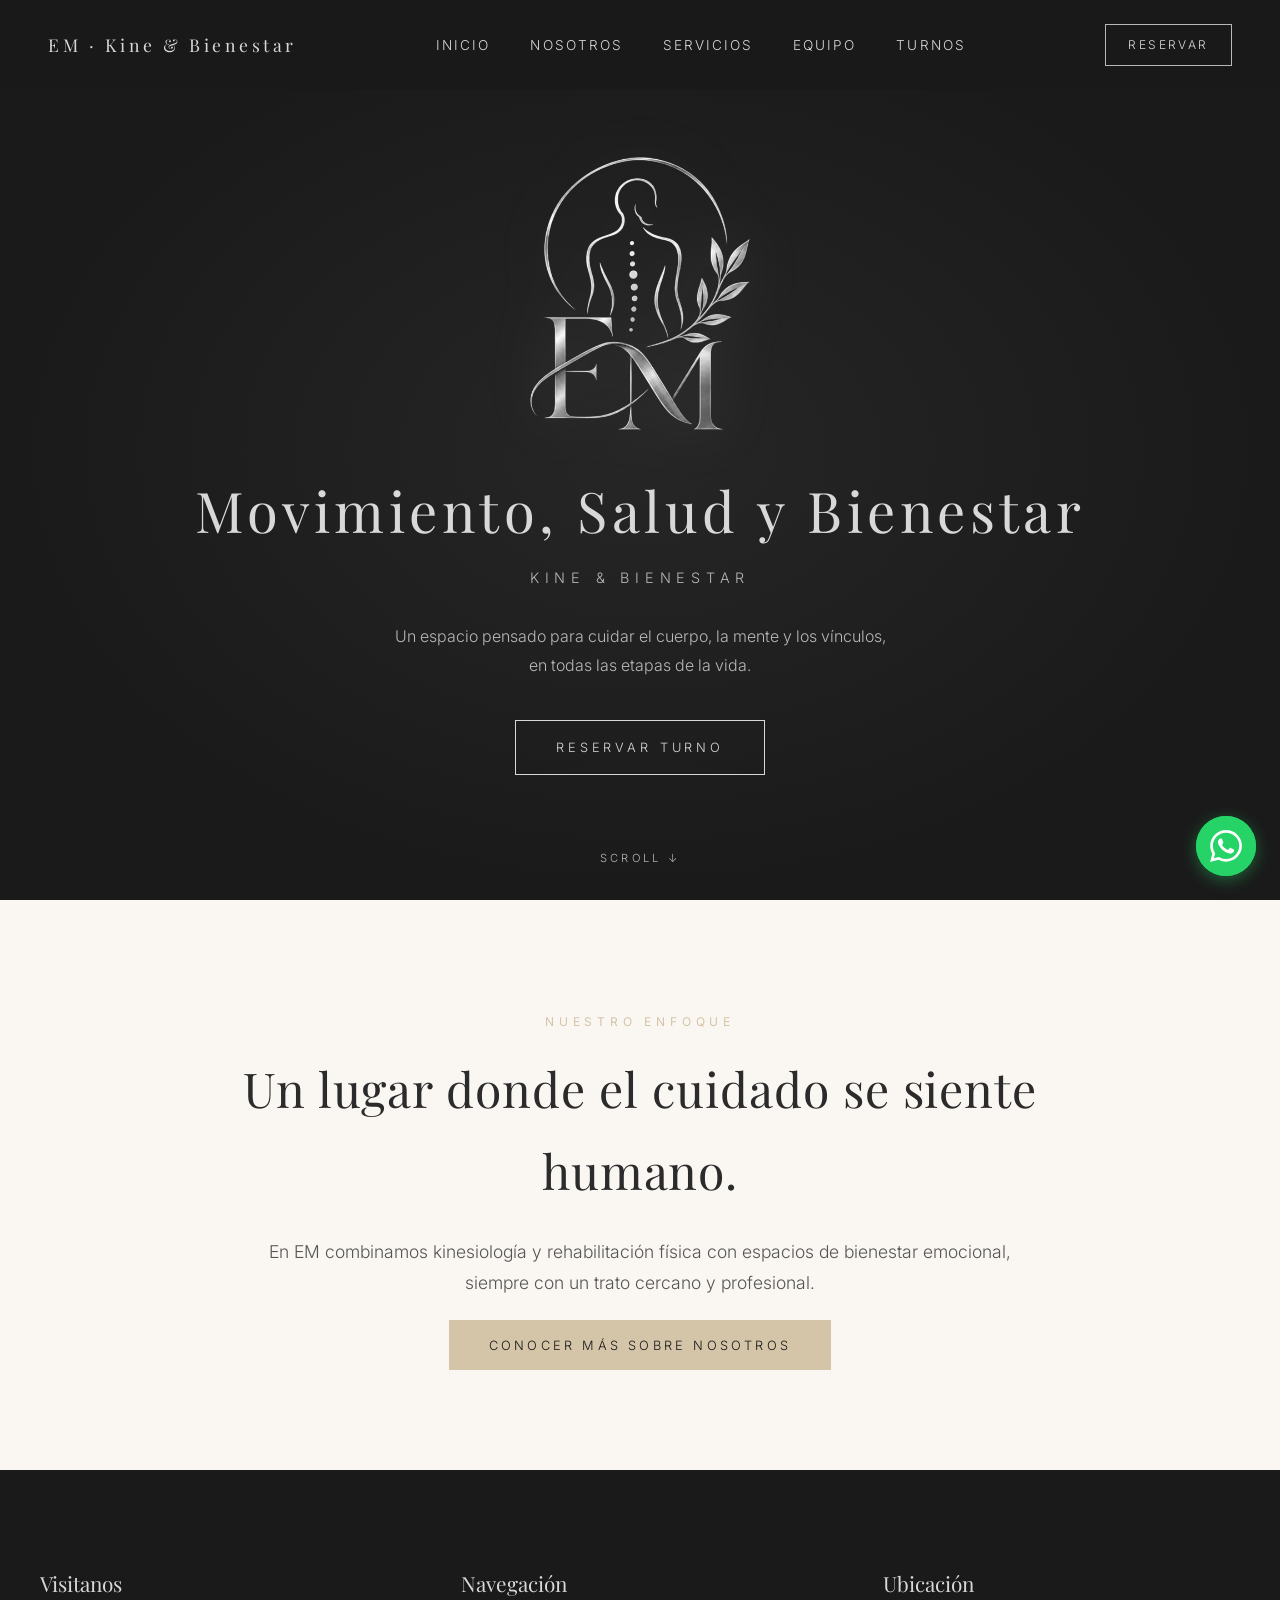
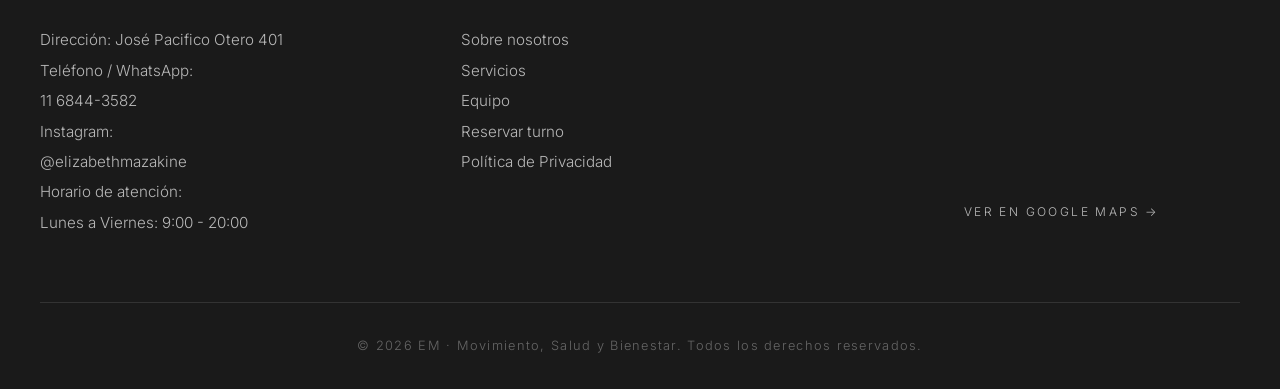
<file: index.html>
<!doctype html>
<html lang="es">
  <head>
    <meta charset="UTF-8" />
    <meta name="viewport" content="width=device-width, initial-scale=1.0" />
    <title>EM · Kinesiología, Salud y Bienestar</title>
    <meta
      name="description"
      content="Espacio integral de kinesiología, rehabilitación, psicología, yoga y bienestar. Reservá tu turno en EM."
    />
    <link rel="canonical" href="https://emkine.com.ar/" />
    <meta property="og:title" content="EM · Movimiento, Salud y Bienestar" />
    <meta
      property="og:description"
      content="Un espacio pensado para cuidar el cuerpo, la mente y los vínculos."
    />
    <meta property="og:image" content="https://emkine.com.ar/assets/logo.png" />
    <meta property="og:url" content="https://emkine.com.ar/" />
    <meta property="og:type" content="website" />

    <link rel="icon" type="image/png" href="./assets/logo.png" />
    <link rel="apple-touch-icon" href="./assets/logo.png" />

    <link rel="preconnect" href="https://fonts.googleapis.com" />
    <link rel="preconnect" href="https://fonts.gstatic.com" crossorigin />
    <link
      href="https://fonts.googleapis.com/css2?family=Playfair+Display:ital,wght@0,400;0,500;0,600;0,700;1,400;1,500&family=Inter:wght@200;300;400;500&display=swap"
      rel="stylesheet"
    />

    <!-- Google Analytics -->
    <script
      async
      src="https://www.googletagmanager.com/gtag/js?id=G-DNB9H5F56E"
    ></script>
    <script>
      window.dataLayer = window.dataLayer || [];
      function gtag() {
        dataLayer.push(arguments);
      }
      gtag("js", new Date());
      gtag("config", "G-DNB9H5F56E");
    </script>
    <!-- ============ SCHEMA.ORG DATOS ESTRUCTURADOS ============ -->
    <script type="application/ld+json">
      {
        "@context": "https://schema.org",
        "@type": "MedicalBusiness",
        "name": "EM · Kine & Bienestar",
        "alternateName": "EM Movimiento, Salud y Bienestar",
        "description": "Espacio integral de kinesiología, rehabilitación, psicología, yoga y bienestar para niños, adultos y adultos mayores en Ituzaingó.",
        "url": "https://emkine.com.ar",
        "logo": "https://emkine.com.ar/assets/logo.png",
        "image": "https://emkine.com.ar/assets/logo.png",
        "telephone": "+5491168443582",
        "email": "em.equilibrioymente@gmail.com",
        "address": {
          "@type": "PostalAddress",
          "streetAddress": "José Pacifico Otero 401",
          "addressLocality": "Ituzaingó",
          "addressRegion": "Buenos Aires",
          "postalCode": "B1714",
          "addressCountry": "AR"
        },
        "geo": {
          "@type": "GeoCoordinates",
          "latitude": -34.6583,
          "longitude": -58.6717
        },
        "openingHoursSpecification": {
          "@type": "OpeningHoursSpecification",
          "dayOfWeek": ["Monday", "Tuesday", "Wednesday", "Thursday", "Friday"],
          "opens": "09:00",
          "closes": "20:00"
        },
        "sameAs": ["https://www.instagram.com/elizabethmazakine/"],
        "medicalSpecialty": ["Physiotherapy", "Psychology", "Psychiatry"],
        "availableService": [
          {
            "@type": "MedicalTherapy",
            "name": "Kinesiología y Rehabilitación"
          },
          {
            "@type": "MedicalTherapy",
            "name": "Psicología"
          },
          {
            "@type": "MedicalTherapy",
            "name": "Psiquiatría"
          },
          {
            "@type": "MedicalTherapy",
            "name": "Psicopedagogía"
          },
          {
            "@type": "MedicalTherapy",
            "name": "Neurología Infantil"
          },
          {
            "@type": "MedicalTherapy",
            "name": "Yoga"
          },
          {
            "@type": "MedicalTherapy",
            "name": "Reiki"
          },
          {
            "@type": "MedicalTherapy",
            "name": "Masajes"
          }
        ],
        "priceRange": "$$"
      }
    </script>

    <!-- Hoja de estilos externa -->
    <link rel="stylesheet" href="styles.css" />
  </head>
  <body>
    <!-- ============ NAV ============ -->
    <nav>
      <a href="index.html" class="logo-text">EM · Kine & Bienestar</a>
      <div class="menu-toggle" id="mobile-menu">
        <span></span><span></span><span></span>
      </div>
      <ul id="nav-list">
        <li><a href="index.html">Inicio</a></li>
        <li><a href="nosotros.html">Nosotros</a></li>
        <li><a href="servicios.html">Servicios</a></li>
        <li><a href="equipo.html">Equipo</a></li>
        <li><a href="turnos.html">Turnos</a></li>
      </ul>
      <a
        href="https://wa.me/5491168443582?text=Hola!%20Quiero%20reservar%20un%20turno%20en%20EM%20·%20Movimiento,%20Salud%20y%20Bienestar"
        class="nav-cta"
        target="_blank"
        >Reservar</a
      >
    </nav>

    <!-- ============ HERO ============ -->
    <section class="hero">
      <img src="./assets/logo.png" alt="EM Logo" class="hero-logo" />
      <h1>Movimiento, Salud y Bienestar</h1>
      <div class="tagline">Kine & Bienestar</div>
      <p class="subtitle">
        Un espacio pensado para cuidar el cuerpo, la mente y los vínculos, en
        todas las etapas de la vida.
      </p>
      <a
        href="https://wa.me/5491168443582?text=Hola!%20Quiero%20reservar%20un%20turno%20en%20EM%20·%20Movimiento,%20Salud%20y%20Bienestar"
        class="cta-btn"
        target="_blank"
        >Reservar turno</a
      >
      <div class="hero-scroll">Scroll ↓</div>
    </section>
    <!-- ============ INTRO BREVE ============ -->
    <section class="about">
      <div class="container" style="text-align: center; max-width: 800px">
        <div class="section-label reveal">Nuestro enfoque</div>
        <h2 class="section-title reveal">
          Un lugar donde el cuidado se siente humano.
        </h2>
        <p
          class="reveal"
          style="
            color: #555;
            font-size: 1.1rem;
            line-height: 1.8;
            margin-bottom: 2rem;
          "
        >
          En EM combinamos kinesiología y rehabilitación física con espacios de
          bienestar emocional, siempre con un trato cercano y profesional.
        </p>
        <a
          href="nosotros.html"
          class="whatsapp-btn reveal"
          style="
            background: var(--sand);
            color: var(--dark);
            text-decoration: none;
          "
          >Conocer más sobre nosotros</a
        >
      </div>
    </section>

    <!-- ============ FOOTER ============ -->
    <footer>
      <div class="footer-grid">
        <div class="footer-col">
          <h4>Visitanos</h4>
          <p>Dirección: José Pacifico Otero 401</p>
          <p>
            Teléfono / WhatsApp:<br /><a
              href="https://wa.me/5491168443582?text=Hola!%20Quiero%20reservar%20un%20turno%20en%20EM%20·%20Movimiento,%20Salud%20y%20Bienestar"
              target="_blank"
              >11 6844-3582</a
            >
          </p>
          <p>
            Instagram:<br /><a
              href="https://www.instagram.com/elizabethmazakine/"
              target="_blank"
              >@elizabethmazakine</a
            >
          </p>
          <p>Horario de atención:<br />Lunes a Viernes: 9:00 - 20:00</p>
        </div>
        <div class="footer-col">
          <h4>Navegación</h4>
          <a href="nosotros.html">Sobre nosotros</a>
          <a href="servicios.html">Servicios</a>
          <a href="equipo.html">Equipo</a>
          <a href="turnos.html">Reservar turno</a>
          <a href="privacidad.html">Política de Privacidad</a>
        </div>
        <div class="footer-col">
          <h4>Ubicación</h4>
          <iframe
            src="https://www.google.com/maps?q=José+Pacífico+Otero+401&output=embed"
            width="100%"
            height="220"
            style="
              border: 0;
              border-radius: 2px;
              filter: grayscale(100%) invert(92%) contrast(83%);
            "
            allowfullscreen=""
            loading="lazy"
            referrerpolicy="no-referrer-when-downgrade"
          ></iframe>
          <p style="margin-top: 1rem; text-align: center">
            <a
              href="https://maps.app.goo.gl/uQszjiDg7FtCoCvW8"
              target="_blank"
              style="
                font-size: 0.75rem;
                letter-spacing: 0.2em;
                text-transform: uppercase;
              "
              >Ver en Google Maps →</a
            >
          </p>
        </div>
      </div>
      <div class="footer-bottom">
        © 2026 EM · Movimiento, Salud y Bienestar. Todos los derechos
        reservados.
      </div>
    </footer>

    <!-- ============ POPUP AGENDA HTML ============ -->
    <div id="popup-agenda" class="popup-overlay">
      <div class="popup-content">
        <button class="popup-close" aria-label="Cerrar">&times;</button>
        <div class="popup-header">
          <span class="popup-badge">¡Novedad!</span>
          <h2 class="popup-title">Abrimos agenda</h2>
        </div>
        <div class="popup-info">
          <div class="popup-date">
            <svg
              viewBox="0 0 24 24"
              fill="none"
              stroke="currentColor"
              stroke-width="2"
            >
              <rect x="3" y="4" width="18" height="18" rx="2" />
              <line x1="16" y1="2" x2="16" y2="6" />
              <line x1="8" y1="2" x2="8" y2="6" />
              <line x1="3" y1="10" x2="21" y2="10" />
            </svg>
            <span>Martes 20-10</span>
          </div>
          <div class="popup-time">
            <svg
              viewBox="0 0 24 24"
              fill="none"
              stroke="currentColor"
              stroke-width="2"
            >
              <circle cx="12" cy="12" r="10" />
              <polyline points="12 6 12 12 16 14" />
            </svg>
            <span>De 9 a 11 hs</span>
          </div>
        </div>
        <div class="popup-service">
          <h3 class="popup-service-title">Neurología Infantil</h3>
          <p class="popup-professional">Dra. Sandra Fernandez</p>
          <p class="popup-description">
            Acompañando cada etapa de su desarrollo
          </p>
        </div>
        <a
          href="https://wa.me/5491168443582?text=Hola!%20Quiero%20reservar%20un%20turno%20de%20Neurología%20Infantil%20con%20la%20Dra.%20Sandra%20Fernandez"
          class="popup-cta"
          target="_blank"
        >
          <svg viewBox="0 0 24 24" fill="currentColor">
            <path
              d="M17.472 14.382c-.297-.149-1.758-.867-2.03-.967-.273-.099-.471-.148-.67.15-.197.297-.767.966-.94 1.164-.173.199-.347.223-.644.075-.297-.15-1.255-.463-2.39-1.475-.883-.788-1.48-1.761-1.653-2.059-.173-.297-.018-.458.13-.606.134-.133.298-.347.446-.52.149-.174.198-.298.298-.497.099-.198.05-.371-.025-.52-.075-.149-.669-1.612-.916-2.207-.242-.579-.487-.5-.669-.51-.173-.008-.371-.01-.57-.01-.198 0-.52.074-.792.372-.272.297-1.04 1.016-1.04 2.479 0 1.462 1.065 2.875 1.213 3.074.149.198 2.096 3.2 5.077 4.487.709.306 1.262.489 1.694.625.712.227 1.36.195 1.871.118.571-.085 1.758-.719 2.006-1.413.248-.694.248-1.289.173-1.413-.074-.124-.272-.198-.57-.347m-5.421 7.403h-.004a9.87 9.87 0 01-5.031-1.378l-.361-.214-3.741.982.998-3.648-.235-.374a9.86 9.86 0 01-1.51-5.26c.001-5.45 4.436-9.884 9.888-9.884 2.64 0 5.122 1.03 6.988 2.898a9.825 9.825 0 012.893 6.994c-.003 5.45-4.437 9.884-9.885 9.884m8.413-18.297A11.815 11.815 0 0012.05 0C5.495 0 .16 5.335.157 11.892c0 2.096.547 4.142 1.588 5.945L.057 24l6.305-1.654a11.882 11.882 0 005.683 1.448h.005c6.554 0 11.89-5.335 11.893-11.893a11.821 11.821 0 00-3.48-8.413Z"
            />
          </svg>
          Reservar turno
        </a>
      </div>
    </div>
    <!-- ============ BOTÓN FLOTANTE WHATSAPP ============ -->
    <a
      href="https://wa.me/5491168443582?text=Hola!%20Quiero%20reservar%20un%20turno%20en%20EM%20·%20Movimiento,%20Salud%20y%20Bienestar"
      class="whatsapp-float"
      target="_blank"
      aria-label="Chatear por WhatsApp"
    >
      <svg viewBox="0 0 24 24" fill="currentColor">
        <path
          d="M17.472 14.382c-.297-.149-1.758-.867-2.03-.967-.273-.099-.471-.148-.67.15-.197.297-.767.966-.94 1.164-.173.199-.347.223-.644.075-.297-.15-1.255-.463-2.39-1.475-.883-.788-1.48-1.761-1.653-2.059-.173-.297-.018-.458.13-.606.134-.133.298-.347.446-.52.149-.174.198-.298.298-.497.099-.198.05-.371-.025-.52-.075-.149-.669-1.612-.916-2.207-.242-.579-.487-.5-.669-.51-.173-.008-.371-.01-.57-.01-.198 0-.52.074-.792.372-.272.297-1.04 1.016-1.04 2.479 0 1.462 1.065 2.875 1.213 3.074.149.198 2.096 3.2 5.077 4.487.709.306 1.262.489 1.694.625.712.227 1.36.195 1.871.118.571-.085 1.758-.719 2.006-1.413.248-.694.248-1.289.173-1.413-.074-.124-.272-.198-.57-.347m-5.421 7.403h-.004a9.87 9.87 0 01-5.031-1.378l-.361-.214-3.741.982.998-3.648-.235-.374a9.86 9.86 0 01-1.51-5.26c.001-5.45 4.436-9.884 9.888-9.884 2.64 0 5.122 1.03 6.988 2.898a9.825 9.825 0 012.893 6.994c-.003 5.45-4.437 9.884-9.885 9.884m8.413-18.297A11.815 11.815 0 0012.05 0C5.495 0 .16 5.335.157 11.892c0 2.096.547 4.142 1.588 5.945L.057 24l6.305-1.654a11.882 11.882 0 005.683 1.448h.005c6.554 0 11.89-5.335 11.893-11.893a11.821 11.821 0 00-3.48-8.413Z"
        />
      </svg>
      <span class="whatsapp-tooltip">Chateá con nosotros</span>
    </a>

    <!-- Script externo -->
    <script src="script.js" defer></script>
  </body>
</html>
</file>
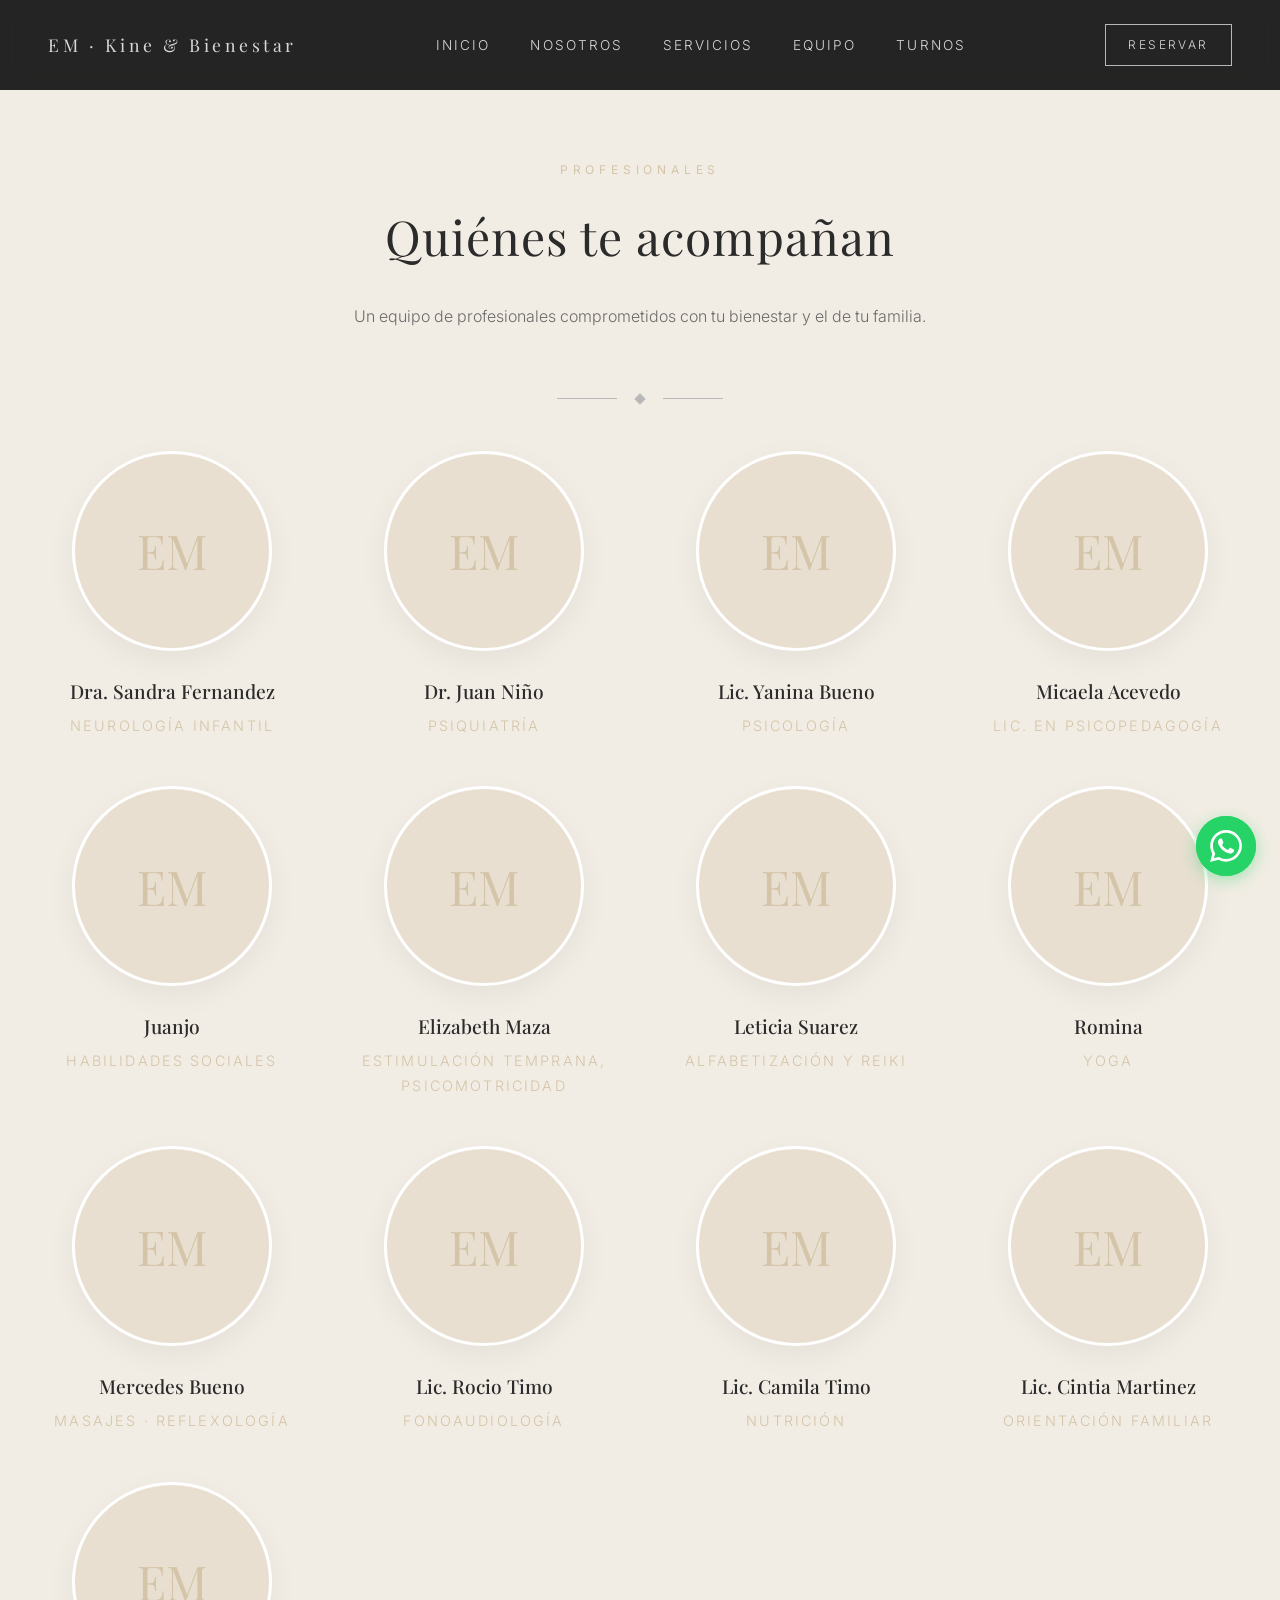
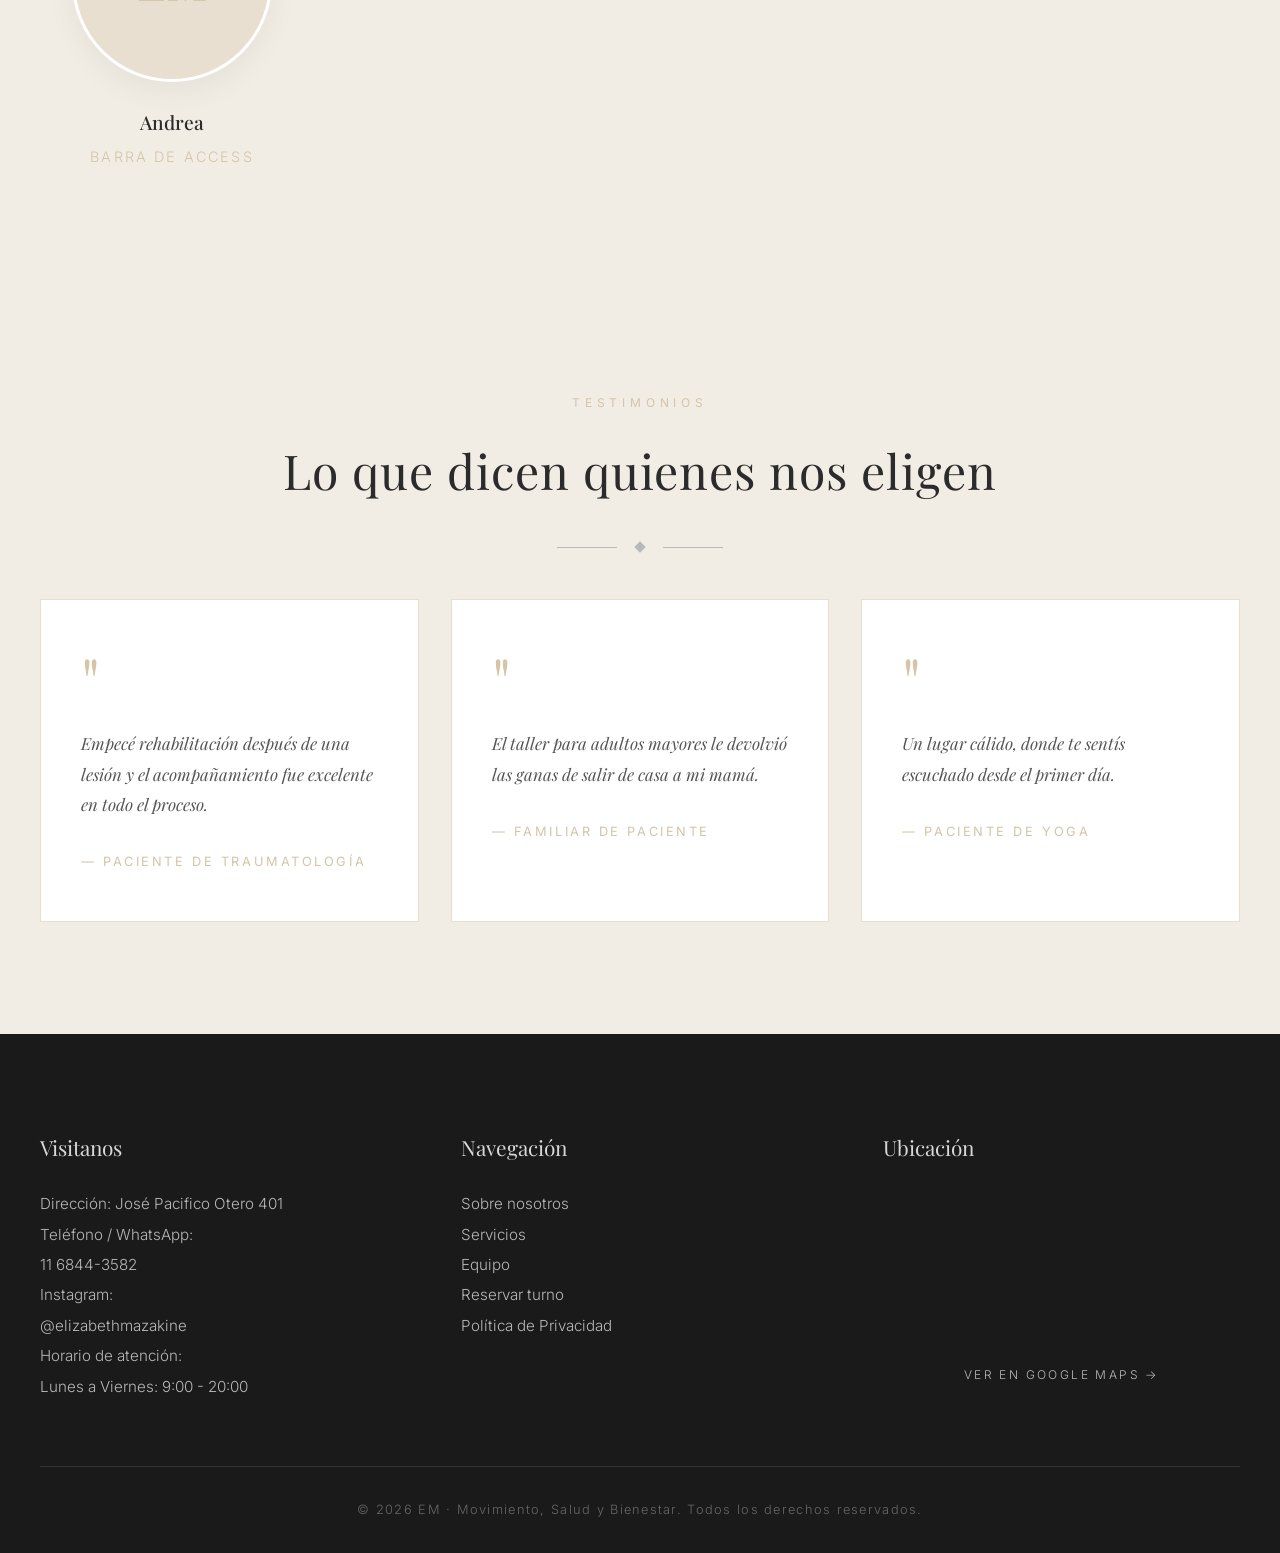
<file: equipo.html>
<!doctype html>
<html lang="es">
  <head>
    <meta charset="UTF-8" />
    <meta name="viewport" content="width=device-width, initial-scale=1.0" />
    <title>Nuestro Equipo | EM Kine & Bienestar</title>
    <meta
      name="description"
      content="Conocé a los profesionales que te acompañan en EM. Psicopedagogía, habilidades sociales, Psiquiatría, Neurología Infantil, Fonoaudiología y masajes."
    />
    <link rel="canonical" href="https://emkine.com.ar/equipo.html" />
    <meta property="og:title" content="Nuestro Equipo | EM Kine & Bienestar" />
    <meta
      property="og:description"
      content="Un equipo de profesionales comprometidos con tu bienestar y el de tu familia."
    />
    <meta property="og:image" content="https://emkine.com.ar/assets/logo.png" />
    <meta property="og:url" content="https://emkine.com.ar/equipo.html" />
    <meta property="og:type" content="website" />

    <link rel="icon" type="image/png" href="./assets/logo.png" />
    <link rel="preconnect" href="https://fonts.googleapis.com" />
    <link rel="preconnect" href="https://fonts.gstatic.com" crossorigin />
    <link
      href="https://fonts.googleapis.com/css2?family=Playfair+Display:ital,wght@0,400;0,500;0,600;0,700;1,400;1,500&family=Inter:wght@200;300;400;500&display=swap"
      rel="stylesheet"
    />

    <script
      async
      src="https://www.googletagmanager.com/gtag/js?id=G-DNB9H5F56E"
    ></script>
    <script>
      window.dataLayer = window.dataLayer || [];
      function gtag() {
        dataLayer.push(arguments);
      }
      gtag("js", new Date());
      gtag("config", "G-DNB9H5F56E");
    </script>
    <!-- ============ SCHEMA.ORG DATOS ESTRUCTURADOS ============ -->
    <script type="application/ld+json">
      {
        "@context": "https://schema.org",
        "@type": "MedicalBusiness",
        "name": "EM · Kine & Bienestar",
        "alternateName": "EM Movimiento, Salud y Bienestar",
        "description": "Espacio integral de kinesiología, rehabilitación, psicología, yoga y bienestar para niños, adultos y adultos mayores en Ituzaingó.",
        "url": "https://emkine.com.ar",
        "logo": "https://emkine.com.ar/assets/logo.png",
        "image": "https://emkine.com.ar/assets/logo.png",
        "telephone": "+5491168443582",
        "email": "em.equilibrioymente@gmail.com",
        "address": {
          "@type": "PostalAddress",
          "streetAddress": "José Pacifico Otero 401",
          "addressLocality": "Ituzaingó",
          "addressRegion": "Buenos Aires",
          "postalCode": "B1714",
          "addressCountry": "AR"
        },
        "geo": {
          "@type": "GeoCoordinates",
          "latitude": -34.6583,
          "longitude": -58.6717
        },
        "openingHoursSpecification": {
          "@type": "OpeningHoursSpecification",
          "dayOfWeek": ["Monday", "Tuesday", "Wednesday", "Thursday", "Friday"],
          "opens": "09:00",
          "closes": "20:00"
        },
        "sameAs": ["https://www.instagram.com/elizabethmazakine/"],
        "medicalSpecialty": ["Physiotherapy", "Psychology", "Psychiatry"],
        "availableService": [
          {
            "@type": "MedicalTherapy",
            "name": "Kinesiología y Rehabilitación"
          },
          {
            "@type": "MedicalTherapy",
            "name": "Psicología"
          },
          {
            "@type": "MedicalTherapy",
            "name": "Psiquiatría"
          },
          {
            "@type": "MedicalTherapy",
            "name": "Psicopedagogía"
          },
          {
            "@type": "MedicalTherapy",
            "name": "Neurología Infantil"
          },
          {
            "@type": "MedicalTherapy",
            "name": "Yoga"
          },
          {
            "@type": "MedicalTherapy",
            "name": "Reiki"
          },
          {
            "@type": "MedicalTherapy",
            "name": "Masajes"
          }
        ],
        "priceRange": "$$"
      }
    </script>
    <link rel="stylesheet" href="styles.css" />
  </head>
  <body>
    <!-- ============ NAV ============ -->
    <nav>
      <a href="index.html" class="logo-text">EM · Kine & Bienestar</a>
      <div class="menu-toggle" id="mobile-menu">
        <span></span><span></span><span></span>
      </div>
      <ul id="nav-list">
        <li><a href="index.html">Inicio</a></li>
        <li><a href="nosotros.html">Nosotros</a></li>
        <li><a href="servicios.html">Servicios</a></li>
        <li><a href="equipo.html">Equipo</a></li>
        <li><a href="turnos.html">Turnos</a></li>
      </ul>
      <a
        href="https://wa.me/5491168443582?text=Hola!%20Quiero%20reservar%20un%20turno%20en%20EM%20·%20Movimiento,%20Salud%20y%20Bienestar"
        class="nav-cta"
        target="_blank"
        >Reservar</a
      >
    </nav>

    <!-- ============ TEAM ============ -->
    <section class="team" style="padding-top: 10rem">
      <div class="container">
        <div class="section-label reveal">Profesionales</div>
        <h2 class="section-title reveal">Quiénes te acompañan</h2>
        <p class="section-subtitle reveal">
          Un equipo de profesionales comprometidos con tu bienestar y el de tu
          familia.
        </p>
        <div class="diamond-sep reveal"><span></span></div>

        <div class="team-grid">
          <div class="team-member reveal">
            <div class="team-photo">EM</div>
            <h4>Dra. Sandra Fernandez</h4>
            <div class="role">Neurología Infantil</div>
          </div>
          <div class="team-member reveal">
            <div class="team-photo">EM</div>
            <h4>Dr. Juan Niño</h4>
            <div class="role">Psiquiatría</div>
          </div>
          <div class="team-member reveal">
            <div class="team-photo">EM</div>
            <h4>Lic. Yanina Bueno</h4>
            <div class="role">Psicología</div>
          </div>
          <div class="team-member reveal">
            <div class="team-photo">EM</div>
            <h4>Micaela Acevedo</h4>
            <div class="role">Lic. en Psicopedagogía</div>
          </div>
          <div class="team-member reveal">
            <div class="team-photo">EM</div>
            <h4>Juanjo</h4>
            <div class="role">Habilidades Sociales</div>
          </div>
          <div class="team-member reveal">
            <div class="team-photo">EM</div>
            <h4>Elizabeth Maza</h4>
            <div class="role">Estimulación temprana, Psicomotricidad</div>
          </div>
          <div class="team-member reveal">
            <div class="team-photo">EM</div>
            <h4>Leticia Suarez</h4>
            <div class="role">Alfabetización y Reiki</div>
          </div>
          <div class="team-member reveal">
            <div class="team-photo">EM</div>
            <h4>Romina</h4>
            <div class="role">Yoga</div>
          </div>
          <div class="team-member reveal">
            <div class="team-photo">EM</div>
            <h4>Mercedes Bueno</h4>
            <div class="role">Masajes · Reflexología</div>
          </div>
          <div class="team-member reveal">
            <div class="team-photo">EM</div>
            <h4>Lic. Rocio Timo</h4>
            <div class="role">Fonoaudiología</div>
          </div>
          <div class="team-member reveal">
            <div class="team-photo">EM</div>
            <h4>Lic. Camila Timo</h4>
            <div class="role">Nutrición</div>
          </div>
          <div class="team-member reveal">
            <div class="team-photo">EM</div>
            <h4>Lic. Cintia Martinez</h4>
            <div class="role">Orientación familiar</div>
          </div>
          <div class="team-member reveal">
            <div class="team-photo">EM</div>
            <h4>Andrea</h4>
            <div class="role">Barra de Access</div>
          </div>
        </div>
      </div>
    </section>

    <!-- ============ TESTIMONIALS ============ -->
    <section class="testimonials">
      <div class="container">
        <div class="section-label reveal">Testimonios</div>
        <h2 class="section-title reveal">Lo que dicen quienes nos eligen</h2>
        <div class="diamond-sep reveal"><span></span></div>

        <div class="testimonials-grid">
          <div class="testimonial reveal">
            <div class="quote-mark">"</div>
            <p>
              Empecé rehabilitación después de una lesión y el acompañamiento
              fue excelente en todo el proceso.
            </p>
            <div class="author">— Paciente de Traumatología</div>
          </div>
          <div class="testimonial reveal">
            <div class="quote-mark">"</div>
            <p>
              El taller para adultos mayores le devolvió las ganas de salir de
              casa a mi mamá.
            </p>
            <div class="author">— Familiar de paciente</div>
          </div>
          <div class="testimonial reveal">
            <div class="quote-mark">"</div>
            <p>
              Un lugar cálido, donde te sentís escuchado desde el primer día.
            </p>
            <div class="author">— Paciente de Yoga</div>
          </div>
        </div>
      </div>
    </section>

    <!-- ============ FOOTER ============ -->
    <footer>
      <div class="footer-grid">
        <div class="footer-col">
          <h4>Visitanos</h4>
          <p>Dirección: José Pacifico Otero 401</p>
          <p>
            Teléfono / WhatsApp:<br /><a
              href="https://wa.me/5491168443582?text=Hola!%20Quiero%20reservar%20un%20turno%20en%20EM%20·%20Movimiento,%20Salud%20y%20Bienestar"
              target="_blank"
              >11 6844-3582</a
            >
          </p>
          <p>
            Instagram:<br /><a
              href="https://www.instagram.com/elizabethmazakine/"
              target="_blank"
              >@elizabethmazakine</a
            >
          </p>
          <p>Horario de atención:<br />Lunes a Viernes: 9:00 - 20:00</p>
        </div>
        <div class="footer-col">
          <h4>Navegación</h4>
          <a href="nosotros.html">Sobre nosotros</a>
          <a href="servicios.html">Servicios</a>
          <a href="equipo.html">Equipo</a>
          <a href="turnos.html">Reservar turno</a>
          <a href="privacidad.html">Política de Privacidad</a>
        </div>
        <div class="footer-col">
          <h4>Ubicación</h4>
          <iframe
            src="https://www.google.com/maps?q=José+Pacífico+Otero+401&output=embed"
            width="100%"
            height="220"
            style="
              border: 0;
              border-radius: 2px;
              filter: grayscale(100%) invert(92%) contrast(83%);
            "
            allowfullscreen=""
            loading="lazy"
            referrerpolicy="no-referrer-when-downgrade"
          ></iframe>
          <p style="margin-top: 1rem; text-align: center">
            <a
              href="https://maps.app.goo.gl/uQszjiDg7FtCoCvW8"
              target="_blank"
              style="
                font-size: 0.75rem;
                letter-spacing: 0.2em;
                text-transform: uppercase;
              "
              >Ver en Google Maps →</a
            >
          </p>
        </div>
      </div>
      <div class="footer-bottom">
        © 2026 EM · Movimiento, Salud y Bienestar. Todos los derechos
        reservados.
      </div>
    </footer>
    <!-- ============ BOTÓN FLOTANTE WHATSAPP ============ -->
    <a
      href="https://wa.me/5491168443582?text=Hola!%20Quiero%20reservar%20un%20turno%20en%20EM%20·%20Movimiento,%20Salud%20y%20Bienestar"
      class="whatsapp-float"
      target="_blank"
      aria-label="Chatear por WhatsApp"
    >
      <svg viewBox="0 0 24 24" fill="currentColor">
        <path
          d="M17.472 14.382c-.297-.149-1.758-.867-2.03-.967-.273-.099-.471-.148-.67.15-.197.297-.767.966-.94 1.164-.173.199-.347.223-.644.075-.297-.15-1.255-.463-2.39-1.475-.883-.788-1.48-1.761-1.653-2.059-.173-.297-.018-.458.13-.606.134-.133.298-.347.446-.52.149-.174.198-.298.298-.497.099-.198.05-.371-.025-.52-.075-.149-.669-1.612-.916-2.207-.242-.579-.487-.5-.669-.51-.173-.008-.371-.01-.57-.01-.198 0-.52.074-.792.372-.272.297-1.04 1.016-1.04 2.479 0 1.462 1.065 2.875 1.213 3.074.149.198 2.096 3.2 5.077 4.487.709.306 1.262.489 1.694.625.712.227 1.36.195 1.871.118.571-.085 1.758-.719 2.006-1.413.248-.694.248-1.289.173-1.413-.074-.124-.272-.198-.57-.347m-5.421 7.403h-.004a9.87 9.87 0 01-5.031-1.378l-.361-.214-3.741.982.998-3.648-.235-.374a9.86 9.86 0 01-1.51-5.26c.001-5.45 4.436-9.884 9.888-9.884 2.64 0 5.122 1.03 6.988 2.898a9.825 9.825 0 012.893 6.994c-.003 5.45-4.437 9.884-9.885 9.884m8.413-18.297A11.815 11.815 0 0012.05 0C5.495 0 .16 5.335.157 11.892c0 2.096.547 4.142 1.588 5.945L.057 24l6.305-1.654a11.882 11.882 0 005.683 1.448h.005c6.554 0 11.89-5.335 11.893-11.893a11.821 11.821 0 00-3.48-8.413Z"
        />
      </svg>
      <span class="whatsapp-tooltip">Chateá con nosotros</span>
    </a>

    <script src="script.js" defer></script>
  </body>
</html>
</file>
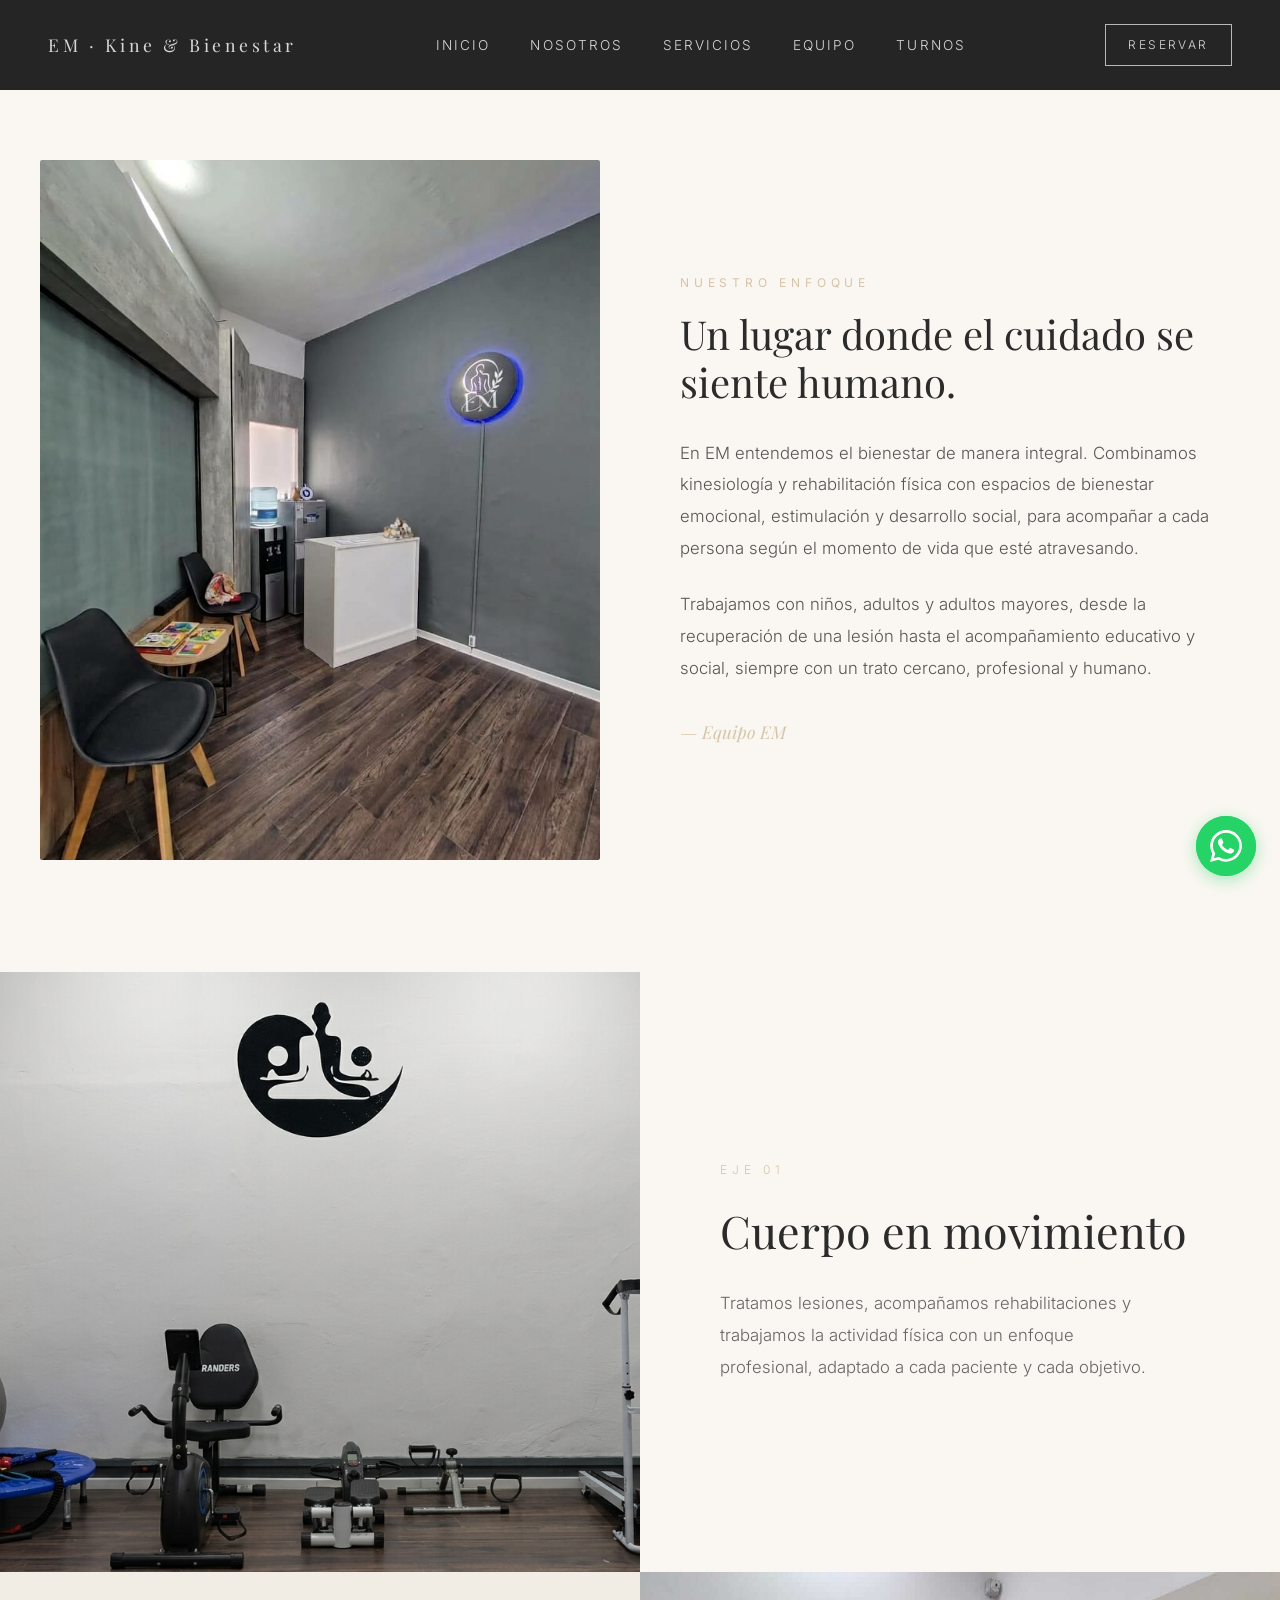
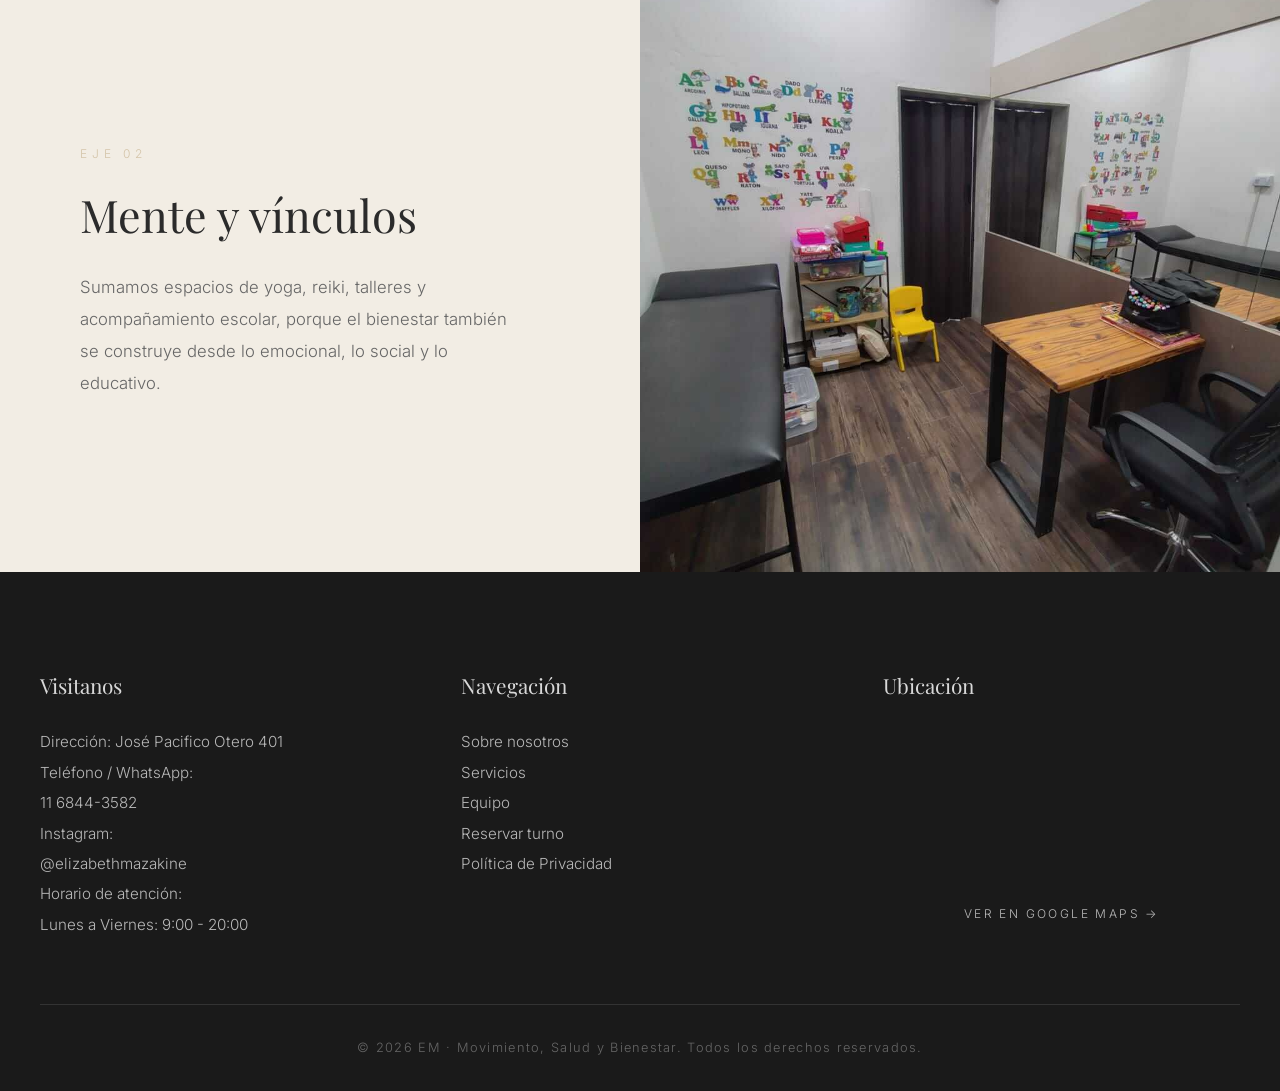
<file: nosotros.html>
<!doctype html>
<html lang="es">
  <head>
    <meta charset="UTF-8" />
    <meta name="viewport" content="width=device-width, initial-scale=1.0" />
    <title>Sobre Nosotros | EM Kine & Bienestar</title>
    <meta
      name="description"
      content="Conocé nuestro enfoque integral: combinamos kinesiología, rehabilitación y bienestar emocional con un trato humano y profesional."
    />
    <link rel="canonical" href="https://emkine.com.ar/nosotros.html" />
    <meta property="og:title" content="Sobre Nosotros | EM Kine & Bienestar" />
    <meta
      property="og:description"
      content="Un lugar donde el cuidado se siente humano. Conocé nuestro equipo y enfoque."
    />
    <meta property="og:image" content="https://emkine.com.ar/assets/logo.png" />
    <meta property="og:url" content="https://emkine.com.ar/nosotros.html" />
    <meta property="og:type" content="website" />

    <link rel="icon" type="image/png" href="./assets/logo.png" />
    <link rel="preconnect" href="https://fonts.googleapis.com" />
    <link rel="preconnect" href="https://fonts.gstatic.com" crossorigin />
    <link
      href="https://fonts.googleapis.com/css2?family=Playfair+Display:ital,wght@0,400;0,500;0,600;0,700;1,400;1,500&family=Inter:wght@200;300;400;500&display=swap"
      rel="stylesheet"
    />

    <script
      async
      src="https://www.googletagmanager.com/gtag/js?id=G-DNB9H5F56E"
    ></script>
    <script>
      window.dataLayer = window.dataLayer || [];
      function gtag() {
        dataLayer.push(arguments);
      }
      gtag("js", new Date());
      gtag("config", "G-DNB9H5F56E");
    </script>
    <!-- ============ SCHEMA.ORG DATOS ESTRUCTURADOS ============ -->
    <script type="application/ld+json">
      {
        "@context": "https://schema.org",
        "@type": "MedicalBusiness",
        "name": "EM · Kine & Bienestar",
        "alternateName": "EM Movimiento, Salud y Bienestar",
        "description": "Espacio integral de kinesiología, rehabilitación, psicología, yoga y bienestar para niños, adultos y adultos mayores en Ituzaingó.",
        "url": "https://emkine.com.ar",
        "logo": "https://emkine.com.ar/assets/logo.png",
        "image": "https://emkine.com.ar/assets/logo.png",
        "telephone": "+5491168443582",
        "email": "em.equilibrioymente@gmail.com",
        "address": {
          "@type": "PostalAddress",
          "streetAddress": "José Pacifico Otero 401",
          "addressLocality": "Ituzaingó",
          "addressRegion": "Buenos Aires",
          "postalCode": "B1714",
          "addressCountry": "AR"
        },
        "geo": {
          "@type": "GeoCoordinates",
          "latitude": -34.6583,
          "longitude": -58.6717
        },
        "openingHoursSpecification": {
          "@type": "OpeningHoursSpecification",
          "dayOfWeek": ["Monday", "Tuesday", "Wednesday", "Thursday", "Friday"],
          "opens": "09:00",
          "closes": "20:00"
        },
        "sameAs": ["https://www.instagram.com/elizabethmazakine/"],
        "medicalSpecialty": ["Physiotherapy", "Psychology", "Psychiatry"],
        "availableService": [
          {
            "@type": "MedicalTherapy",
            "name": "Kinesiología y Rehabilitación"
          },
          {
            "@type": "MedicalTherapy",
            "name": "Psicología"
          },
          {
            "@type": "MedicalTherapy",
            "name": "Psiquiatría"
          },
          {
            "@type": "MedicalTherapy",
            "name": "Psicopedagogía"
          },
          {
            "@type": "MedicalTherapy",
            "name": "Neurología Infantil"
          },
          {
            "@type": "MedicalTherapy",
            "name": "Yoga"
          },
          {
            "@type": "MedicalTherapy",
            "name": "Reiki"
          },
          {
            "@type": "MedicalTherapy",
            "name": "Masajes"
          }
        ],
        "priceRange": "$$"
      }
    </script>

    <link rel="stylesheet" href="styles.css" />
  </head>
  <body>
    <!-- ============ NAV ============ -->
    <nav>
      <a href="index.html" class="logo-text">EM · Kine & Bienestar</a>
      <div class="menu-toggle" id="mobile-menu">
        <span></span><span></span><span></span>
      </div>
      <ul id="nav-list">
        <li><a href="index.html">Inicio</a></li>
        <li><a href="nosotros.html">Nosotros</a></li>
        <li><a href="servicios.html">Servicios</a></li>
        <li><a href="equipo.html">Equipo</a></li>
        <li><a href="turnos.html">Turnos</a></li>
      </ul>
      <a
        href="https://wa.me/5491168443582?text=Hola!%20Quiero%20reservar%20un%20turno%20en%20EM%20·%20Movimiento,%20Salud%20y%20Bienestar"
        class="nav-cta"
        target="_blank"
        >Reservar</a
      >
    </nav>

    <!-- ============ ABOUT ============ -->
    <section class="about" style="padding-top: 10rem">
      <div class="container">
        <div class="about-grid">
          <div class="about-img reveal"></div>
          <div class="about-text reveal">
            <div class="section-label" style="text-align: left">
              Nuestro enfoque
            </div>
            <h2>Un lugar donde el cuidado se siente humano.</h2>
            <p>
              En EM entendemos el bienestar de manera integral. Combinamos
              kinesiología y rehabilitación física con espacios de bienestar
              emocional, estimulación y desarrollo social, para acompañar a cada
              persona según el momento de vida que esté atravesando.
            </p>
            <p>
              Trabajamos con niños, adultos y adultos mayores, desde la
              recuperación de una lesión hasta el acompañamiento educativo y
              social, siempre con un trato cercano, profesional y humano.
            </p>
            <div class="signature">— Equipo EM</div>
          </div>
        </div>
      </div>
    </section>

    <!-- ============ TWO PILLARS ============ -->
    <section class="pillars">
      <div class="pillar">
        <div class="pillar-img physical"></div>
        <div class="pillar-content reveal">
          <div class="label">Eje 01</div>
          <h2>Cuerpo en movimiento</h2>
          <p>
            Tratamos lesiones, acompañamos rehabilitaciones y trabajamos la
            actividad física con un enfoque profesional, adaptado a cada
            paciente y cada objetivo.
          </p>
        </div>
      </div>
      <div class="pillar">
        <div class="pillar-content reveal">
          <div class="label">Eje 02</div>
          <h2>Mente y vínculos</h2>
          <p>
            Sumamos espacios de yoga, reiki, talleres y acompañamiento escolar,
            porque el bienestar también se construye desde lo emocional, lo
            social y lo educativo.
          </p>
        </div>
        <div class="pillar-img wellness"></div>
      </div>
    </section>

    <!-- ============ FOOTER ============ -->
    <footer>
      <div class="footer-grid">
        <div class="footer-col">
          <h4>Visitanos</h4>
          <p>Dirección: José Pacifico Otero 401</p>
          <p>
            Teléfono / WhatsApp:<br /><a
              href="https://wa.me/5491168443582?text=Hola!%20Quiero%20reservar%20un%20turno%20en%20EM%20·%20Movimiento,%20Salud%20y%20Bienestar"
              target="_blank"
              >11 6844-3582</a
            >
          </p>
          <p>
            Instagram:<br /><a
              href="https://www.instagram.com/elizabethmazakine/"
              target="_blank"
              >@elizabethmazakine</a
            >
          </p>
          <p>Horario de atención:<br />Lunes a Viernes: 9:00 - 20:00</p>
        </div>
        <div class="footer-col">
          <h4>Navegación</h4>
          <a href="nosotros.html">Sobre nosotros</a>
          <a href="servicios.html">Servicios</a>
          <a href="equipo.html">Equipo</a>
          <a href="turnos.html">Reservar turno</a>
          <a href="privacidad.html">Política de Privacidad</a>
        </div>
        <div class="footer-col">
          <h4>Ubicación</h4>
          <iframe
            src="https://www.google.com/maps?q=José+Pacífico+Otero+401&output=embed"
            width="100%"
            height="220"
            style="
              border: 0;
              border-radius: 2px;
              filter: grayscale(100%) invert(92%) contrast(83%);
            "
            allowfullscreen=""
            loading="lazy"
            referrerpolicy="no-referrer-when-downgrade"
          ></iframe>
          <p style="margin-top: 1rem; text-align: center">
            <a
              href="https://maps.app.goo.gl/uQszjiDg7FtCoCvW8"
              target="_blank"
              style="
                font-size: 0.75rem;
                letter-spacing: 0.2em;
                text-transform: uppercase;
              "
              >Ver en Google Maps →</a
            >
          </p>
        </div>
      </div>
      <div class="footer-bottom">
        © 2026 EM · Movimiento, Salud y Bienestar. Todos los derechos
        reservados.
      </div>
    </footer>
    <!-- ============ BOTÓN FLOTANTE WHATSAPP ============ -->
    <a
      href="https://wa.me/5491168443582?text=Hola!%20Quiero%20reservar%20un%20turno%20en%20EM%20·%20Movimiento,%20Salud%20y%20Bienestar"
      class="whatsapp-float"
      target="_blank"
      aria-label="Chatear por WhatsApp"
    >
      <svg viewBox="0 0 24 24" fill="currentColor">
        <path
          d="M17.472 14.382c-.297-.149-1.758-.867-2.03-.967-.273-.099-.471-.148-.67.15-.197.297-.767.966-.94 1.164-.173.199-.347.223-.644.075-.297-.15-1.255-.463-2.39-1.475-.883-.788-1.48-1.761-1.653-2.059-.173-.297-.018-.458.13-.606.134-.133.298-.347.446-.52.149-.174.198-.298.298-.497.099-.198.05-.371-.025-.52-.075-.149-.669-1.612-.916-2.207-.242-.579-.487-.5-.669-.51-.173-.008-.371-.01-.57-.01-.198 0-.52.074-.792.372-.272.297-1.04 1.016-1.04 2.479 0 1.462 1.065 2.875 1.213 3.074.149.198 2.096 3.2 5.077 4.487.709.306 1.262.489 1.694.625.712.227 1.36.195 1.871.118.571-.085 1.758-.719 2.006-1.413.248-.694.248-1.289.173-1.413-.074-.124-.272-.198-.57-.347m-5.421 7.403h-.004a9.87 9.87 0 01-5.031-1.378l-.361-.214-3.741.982.998-3.648-.235-.374a9.86 9.86 0 01-1.51-5.26c.001-5.45 4.436-9.884 9.888-9.884 2.64 0 5.122 1.03 6.988 2.898a9.825 9.825 0 012.893 6.994c-.003 5.45-4.437 9.884-9.885 9.884m8.413-18.297A11.815 11.815 0 0012.05 0C5.495 0 .16 5.335.157 11.892c0 2.096.547 4.142 1.588 5.945L.057 24l6.305-1.654a11.882 11.882 0 005.683 1.448h.005c6.554 0 11.89-5.335 11.893-11.893a11.821 11.821 0 00-3.48-8.413Z"
        />
      </svg>
      <span class="whatsapp-tooltip">Chateá con nosotros</span>
    </a>

    <script src="script.js" defer></script>
  </body>
</html>
</file>
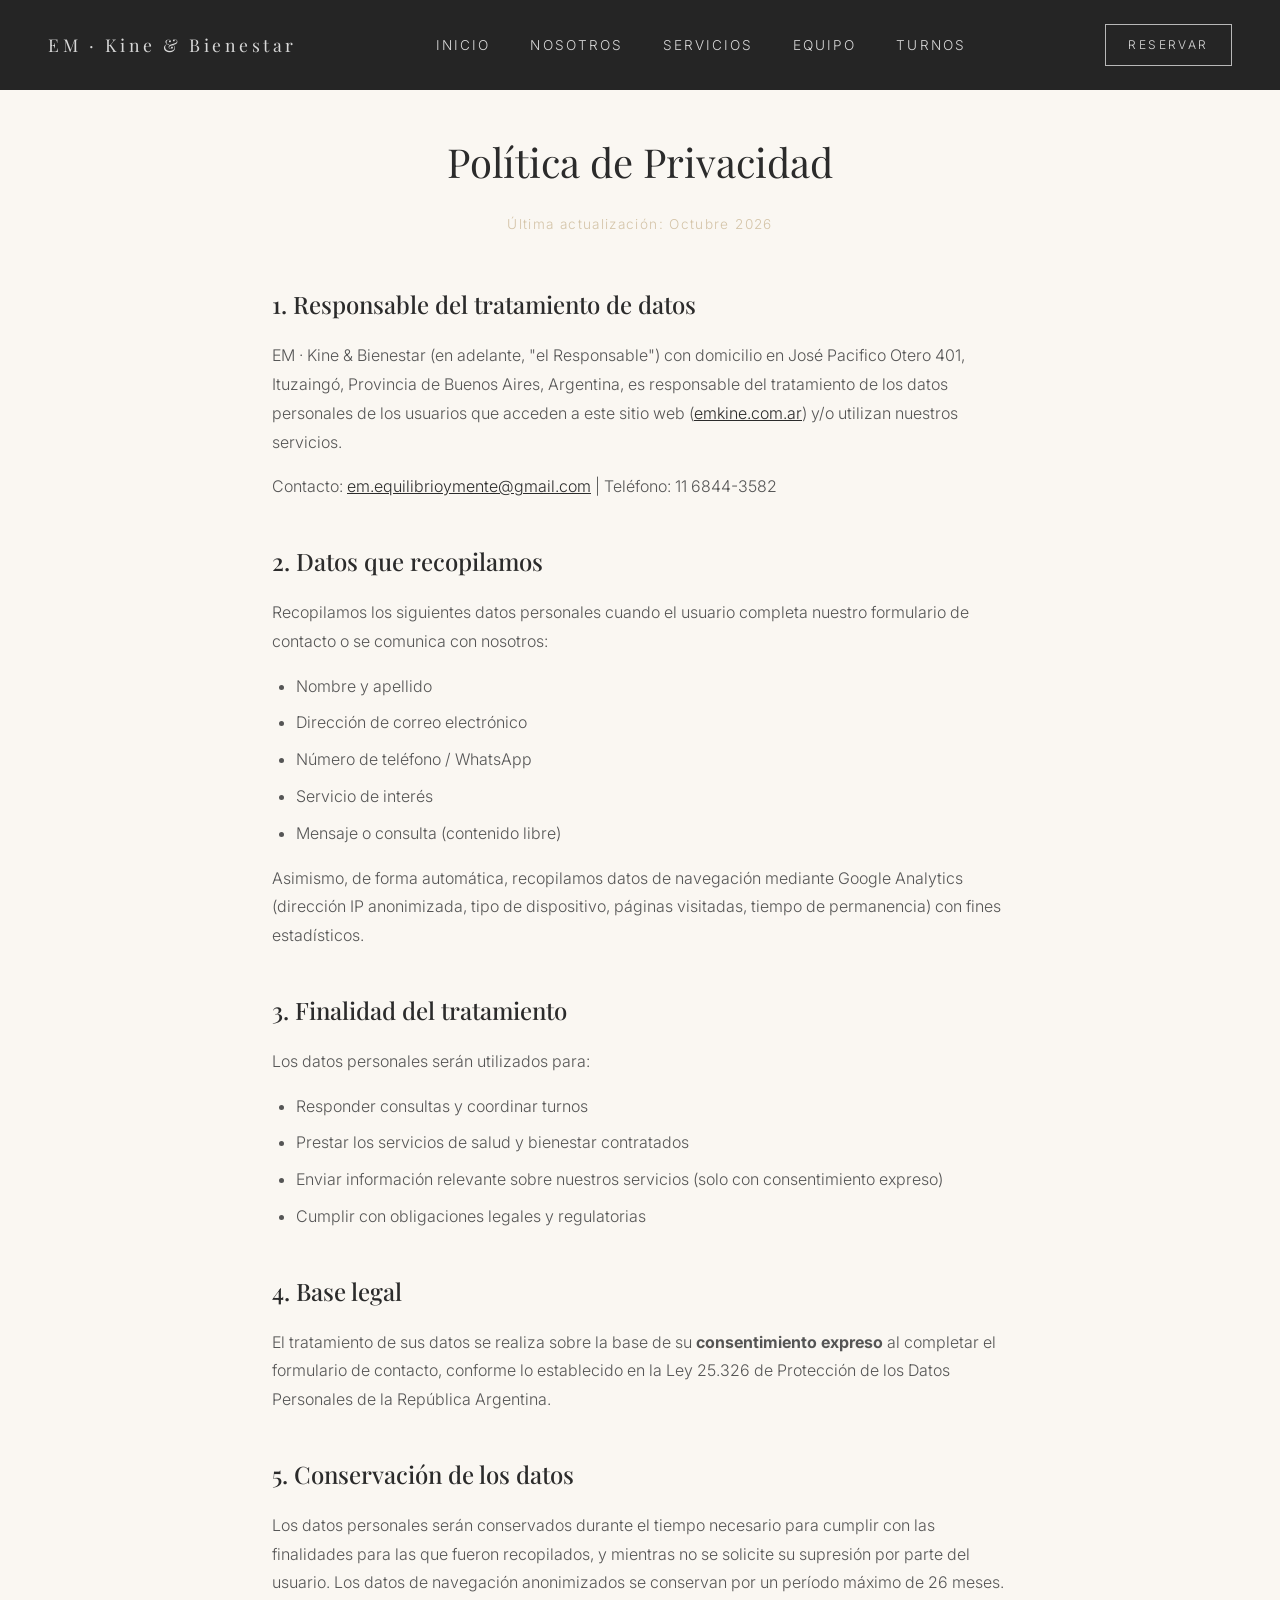
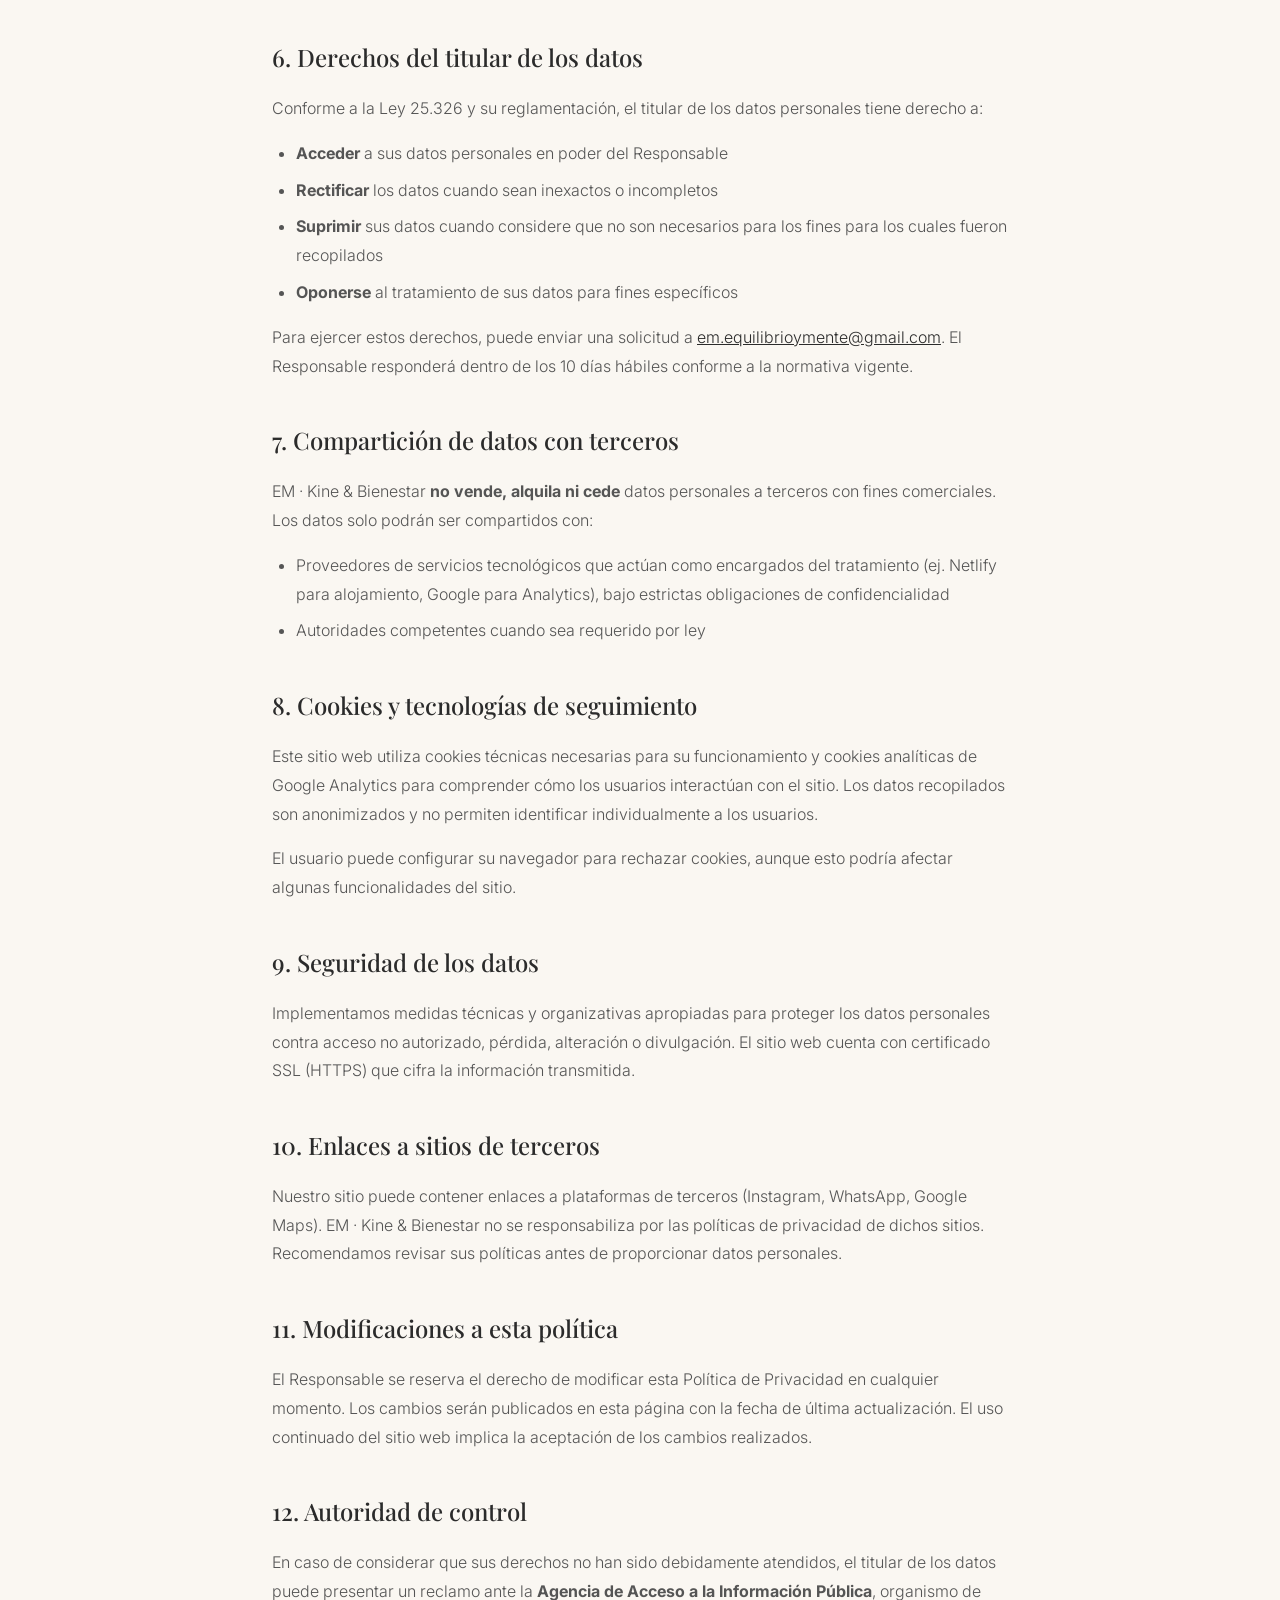
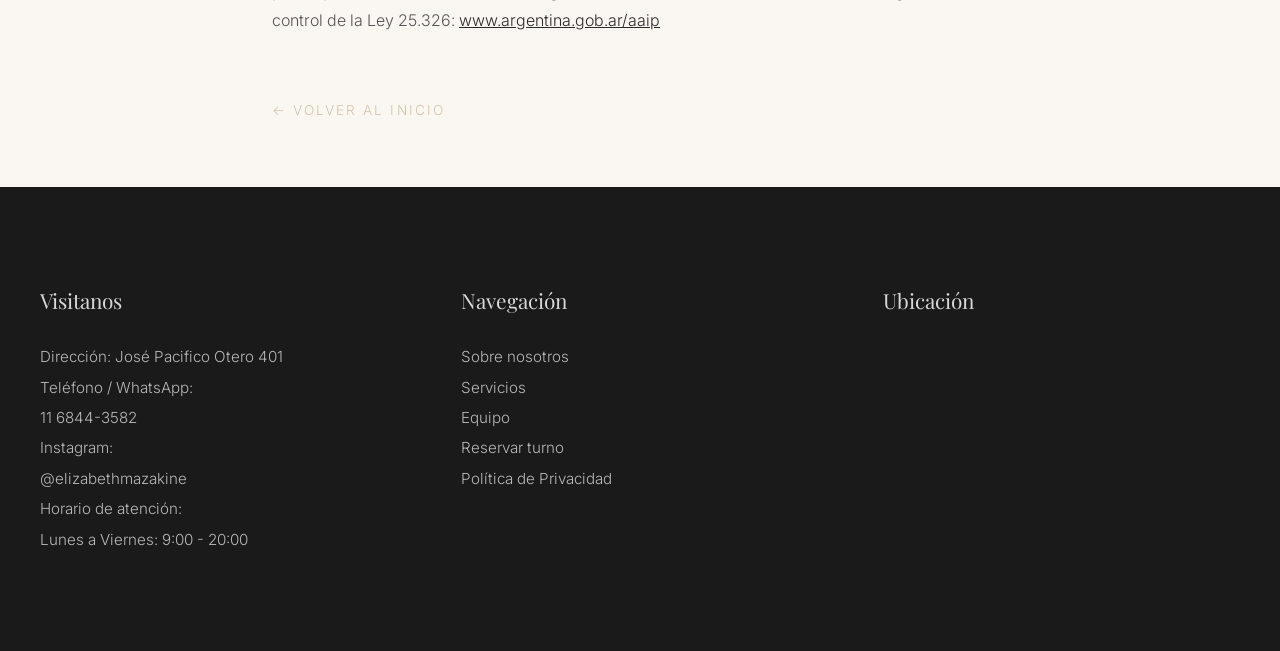
<file: privacidad.html>
<!doctype html>
<html lang="es">
  <head>
    <meta charset="UTF-8" />
    <meta name="viewport" content="width=device-width, initial-scale=1.0" />
    <title>Política de Privacidad | EM Kine & Bienestar</title>
    <meta name="description" content="Política de Privacidad de EM Kine & Bienestar. Conocé cómo protegemos tus datos personales." />
    <link rel="canonical" href="https://emkine.com.ar/privacidad.html" />
    
    <link rel="icon" type="image/png" href="./assets/logo.png" />
    <link rel="preconnect" href="https://fonts.googleapis.com" />
    <link rel="preconnect" href="https://fonts.gstatic.com" crossorigin />
    <link href="https://fonts.googleapis.com/css2?family=Playfair+Display:ital,wght@0,400;0,500;0,600;0,700;1,400;1,500&family=Inter:wght@200;300;400;500&display=swap" rel="stylesheet" />

    <script async src="https://www.googletagmanager.com/gtag/js?id=G-DNB9H5F56E"></script>
    <script>
      window.dataLayer = window.dataLayer || [];
      function gtag(){dataLayer.push(arguments);}
      gtag('js', new Date());
      gtag('config', 'G-DNB9H5F56E');
    </script>

    <link rel="stylesheet" href="styles.css" />
    
    <style>
      .privacy-content {
        max-width: 800px;
        margin: 0 auto;
        padding: 8rem 2rem 4rem;
      }
      .privacy-content h1 {
        font-family: "Playfair Display", serif;
        font-size: 2.5rem;
        font-weight: 400;
        color: var(--charcoal);
        margin-bottom: 1rem;
        text-align: center;
      }
      .privacy-content .last-updated {
        text-align: center;
        color: var(--sand);
        font-size: 0.85rem;
        letter-spacing: 0.1em;
        margin-bottom: 3rem;
      }
      .privacy-content h2 {
        font-family: "Playfair Display", serif;
        font-size: 1.5rem;
        font-weight: 500;
        color: var(--charcoal);
        margin-top: 2.5rem;
        margin-bottom: 1rem;
      }
      .privacy-content p,
      .privacy-content ul {
        color: #555;
        font-size: 1rem;
        line-height: 1.8;
        margin-bottom: 1rem;
      }
      .privacy-content ul {
        padding-left: 1.5rem;
      }
      .privacy-content li {
        margin-bottom: 0.5rem;
      }
      .privacy-content a {
        color: var(--charcoal);
        text-decoration: underline;
      }
      .privacy-content .back-link {
        display: inline-block;
        margin-top: 3rem;
        color: var(--sand);
        font-size: 0.85rem;
        letter-spacing: 0.15em;
        text-transform: uppercase;
        text-decoration: none;
      }
      .privacy-content .back-link:hover {
        color: var(--charcoal);
      }
    </style>
  </head>
  <body>
    <!-- ============ NAV ============ -->
    <nav>
      <a href="index.html" class="logo-text">EM · Kine & Bienestar</a>
      <div class="menu-toggle" id="mobile-menu"><span></span><span></span><span></span></div>
      <ul id="nav-list">
        <li><a href="index.html">Inicio</a></li>
        <li><a href="nosotros.html">Nosotros</a></li>
        <li><a href="servicios.html">Servicios</a></li>
        <li><a href="equipo.html">Equipo</a></li>
        <li><a href="turnos.html">Turnos</a></li>
      </ul>
      <a href="https://wa.me/5491168443582?text=Hola!%20Quiero%20reservar%20un%20turno%20en%20EM%20·%20Movimiento,%20Salud%20y%20Bienestar" class="nav-cta" target="_blank">Reservar</a>
    </nav>

    <!-- ============ POLÍTICA DE PRIVACIDAD ============ -->
    <div class="privacy-content">
      <h1>Política de Privacidad</h1>
      <p class="last-updated">Última actualización: Octubre 2026</p>

      <h2>1. Responsable del tratamiento de datos</h2>
      <p>
        EM · Kine & Bienestar (en adelante, "el Responsable") con domicilio en José Pacifico Otero 401, Ituzaingó, Provincia de Buenos Aires, Argentina, es responsable del tratamiento de los datos personales de los usuarios que acceden a este sitio web (<a href="https://emkine.com.ar">emkine.com.ar</a>) y/o utilizan nuestros servicios.
      </p>
      <p>
        Contacto: <a href="mailto:em.equilibrioymente@gmail.com">em.equilibrioymente@gmail.com</a> | Teléfono: 11 6844-3582
      </p>

      <h2>2. Datos que recopilamos</h2>
      <p>Recopilamos los siguientes datos personales cuando el usuario completa nuestro formulario de contacto o se comunica con nosotros:</p>
      <ul>
        <li>Nombre y apellido</li>
        <li>Dirección de correo electrónico</li>
        <li>Número de teléfono / WhatsApp</li>
        <li>Servicio de interés</li>
        <li>Mensaje o consulta (contenido libre)</li>
      </ul>
      <p>
        Asimismo, de forma automática, recopilamos datos de navegación mediante Google Analytics (dirección IP anonimizada, tipo de dispositivo, páginas visitadas, tiempo de permanencia) con fines estadísticos.
      </p>

      <h2>3. Finalidad del tratamiento</h2>
      <p>Los datos personales serán utilizados para:</p>
      <ul>
        <li>Responder consultas y coordinar turnos</li>
        <li>Prestar los servicios de salud y bienestar contratados</li>
        <li>Enviar información relevante sobre nuestros servicios (solo con consentimiento expreso)</li>
        <li>Cumplir con obligaciones legales y regulatorias</li>
      </ul>

      <h2>4. Base legal</h2>
      <p>
        El tratamiento de sus datos se realiza sobre la base de su <strong>consentimiento expreso</strong> al completar el formulario de contacto, conforme lo establecido en la Ley 25.326 de Protección de los Datos Personales de la República Argentina.
      </p>

      <h2>5. Conservación de los datos</h2>
      <p>
        Los datos personales serán conservados durante el tiempo necesario para cumplir con las finalidades para las que fueron recopilados, y mientras no se solicite su supresión por parte del usuario. Los datos de navegación anonimizados se conservan por un período máximo de 26 meses.
      </p>

      <h2>6. Derechos del titular de los datos</h2>
      <p>
        Conforme a la Ley 25.326 y su reglamentación, el titular de los datos personales tiene derecho a:
      </p>
      <ul>
        <li><strong>Acceder</strong> a sus datos personales en poder del Responsable</li>
        <li><strong>Rectificar</strong> los datos cuando sean inexactos o incompletos</li>
        <li><strong>Suprimir</strong> sus datos cuando considere que no son necesarios para los fines para los cuales fueron recopilados</li>
        <li><strong>Oponerse</strong> al tratamiento de sus datos para fines específicos</li>
      </ul>
      <p>
        Para ejercer estos derechos, puede enviar una solicitud a <a href="mailto:em.equilibrioymente@gmail.com">em.equilibrioymente@gmail.com</a>. El Responsable responderá dentro de los 10 días hábiles conforme a la normativa vigente.
      </p>

      <h2>7. Compartición de datos con terceros</h2>
      <p>
        EM · Kine & Bienestar <strong>no vende, alquila ni cede</strong> datos personales a terceros con fines comerciales. Los datos solo podrán ser compartidos con:
      </p>
      <ul>
        <li>Proveedores de servicios tecnológicos que actúan como encargados del tratamiento (ej. Netlify para alojamiento, Google para Analytics), bajo estrictas obligaciones de confidencialidad</li>
        <li>Autoridades competentes cuando sea requerido por ley</li>
      </ul>

      <h2>8. Cookies y tecnologías de seguimiento</h2>
      <p>
        Este sitio web utiliza cookies técnicas necesarias para su funcionamiento y cookies analíticas de Google Analytics para comprender cómo los usuarios interactúan con el sitio. Los datos recopilados son anonimizados y no permiten identificar individualmente a los usuarios.
      </p>
      <p>
        El usuario puede configurar su navegador para rechazar cookies, aunque esto podría afectar algunas funcionalidades del sitio.
      </p>

      <h2>9. Seguridad de los datos</h2>
      <p>
        Implementamos medidas técnicas y organizativas apropiadas para proteger los datos personales contra acceso no autorizado, pérdida, alteración o divulgación. El sitio web cuenta con certificado SSL (HTTPS) que cifra la información transmitida.
      </p>

      <h2>10. Enlaces a sitios de terceros</h2>
      <p>
        Nuestro sitio puede contener enlaces a plataformas de terceros (Instagram, WhatsApp, Google Maps). EM · Kine & Bienestar no se responsabiliza por las políticas de privacidad de dichos sitios. Recomendamos revisar sus políticas antes de proporcionar datos personales.
      </p>

      <h2>11. Modificaciones a esta política</h2>
      <p>
        El Responsable se reserva el derecho de modificar esta Política de Privacidad en cualquier momento. Los cambios serán publicados en esta página con la fecha de última actualización. El uso continuado del sitio web implica la aceptación de los cambios realizados.
      </p>

      <h2>12. Autoridad de control</h2>
      <p>
        En caso de considerar que sus derechos no han sido debidamente atendidos, el titular de los datos puede presentar un reclamo ante la <strong>Agencia de Acceso a la Información Pública</strong>, organismo de control de la Ley 25.326: <a href="https://www.argentina.gob.ar/aaip" target="_blank">www.argentina.gob.ar/aaip</a>
      </p>

      <a href="index.html" class="back-link">← Volver al inicio</a>
    </div>

    <!-- ============ FOOTER ============ -->
    <footer>
      <div class="footer-grid">
        <div class="footer-col">
          <h4>Visitanos</h4>
          <p>Dirección: José Pacifico Otero 401</p>
          <p>Teléfono / WhatsApp:<br /><a href="https://wa.me/5491168443582?text=Hola!%20Quiero%20reservar%20un%20turno%20en%20EM%20·%20Movimiento,%20Salud%20y%20Bienestar" target="_blank">11 6844-3582</a></p>
          <p>Instagram:<br /><a href="https://www.instagram.com/elizabethmazakine/" target="_blank">@elizabethmazakine</a></p>
          <p>Horario de atención:<br />Lunes a Viernes: 9:00 - 20:00</p>
        </div>
        <div class="footer-col">
          <h4>Navegación</h4>
          <a href="nosotros.html">Sobre nosotros</a>
          <a href="servicios.html">Servicios</a>
          <a href="equipo.html">Equipo</a>
          <a href="turnos.html">Reservar turno</a>
          <a href="privacidad.html">Política de Privacidad</a>
        </div>
        <div class="footer-col">
          <h4>Ubicación</h4>
          <iframe src="https://www.google.com/maps?q=José+Pacífico+Otero+401&output=embed" width="100%" height="220" style="border: 0; border-radius: 2px; filter: grayscale(100%) invert(92%) contrast(83%);" allowfullscreen="" loading="lazy" referrerpolicy="no-referrer-when-downgrade"></iframe>
          <p style="margin-top: 1rem; text-align: center"><a href="https://maps.app.goo.gl/uQszjiDg7FtCoCvW8" target="_blank" style="font-size: 0.75
</file>
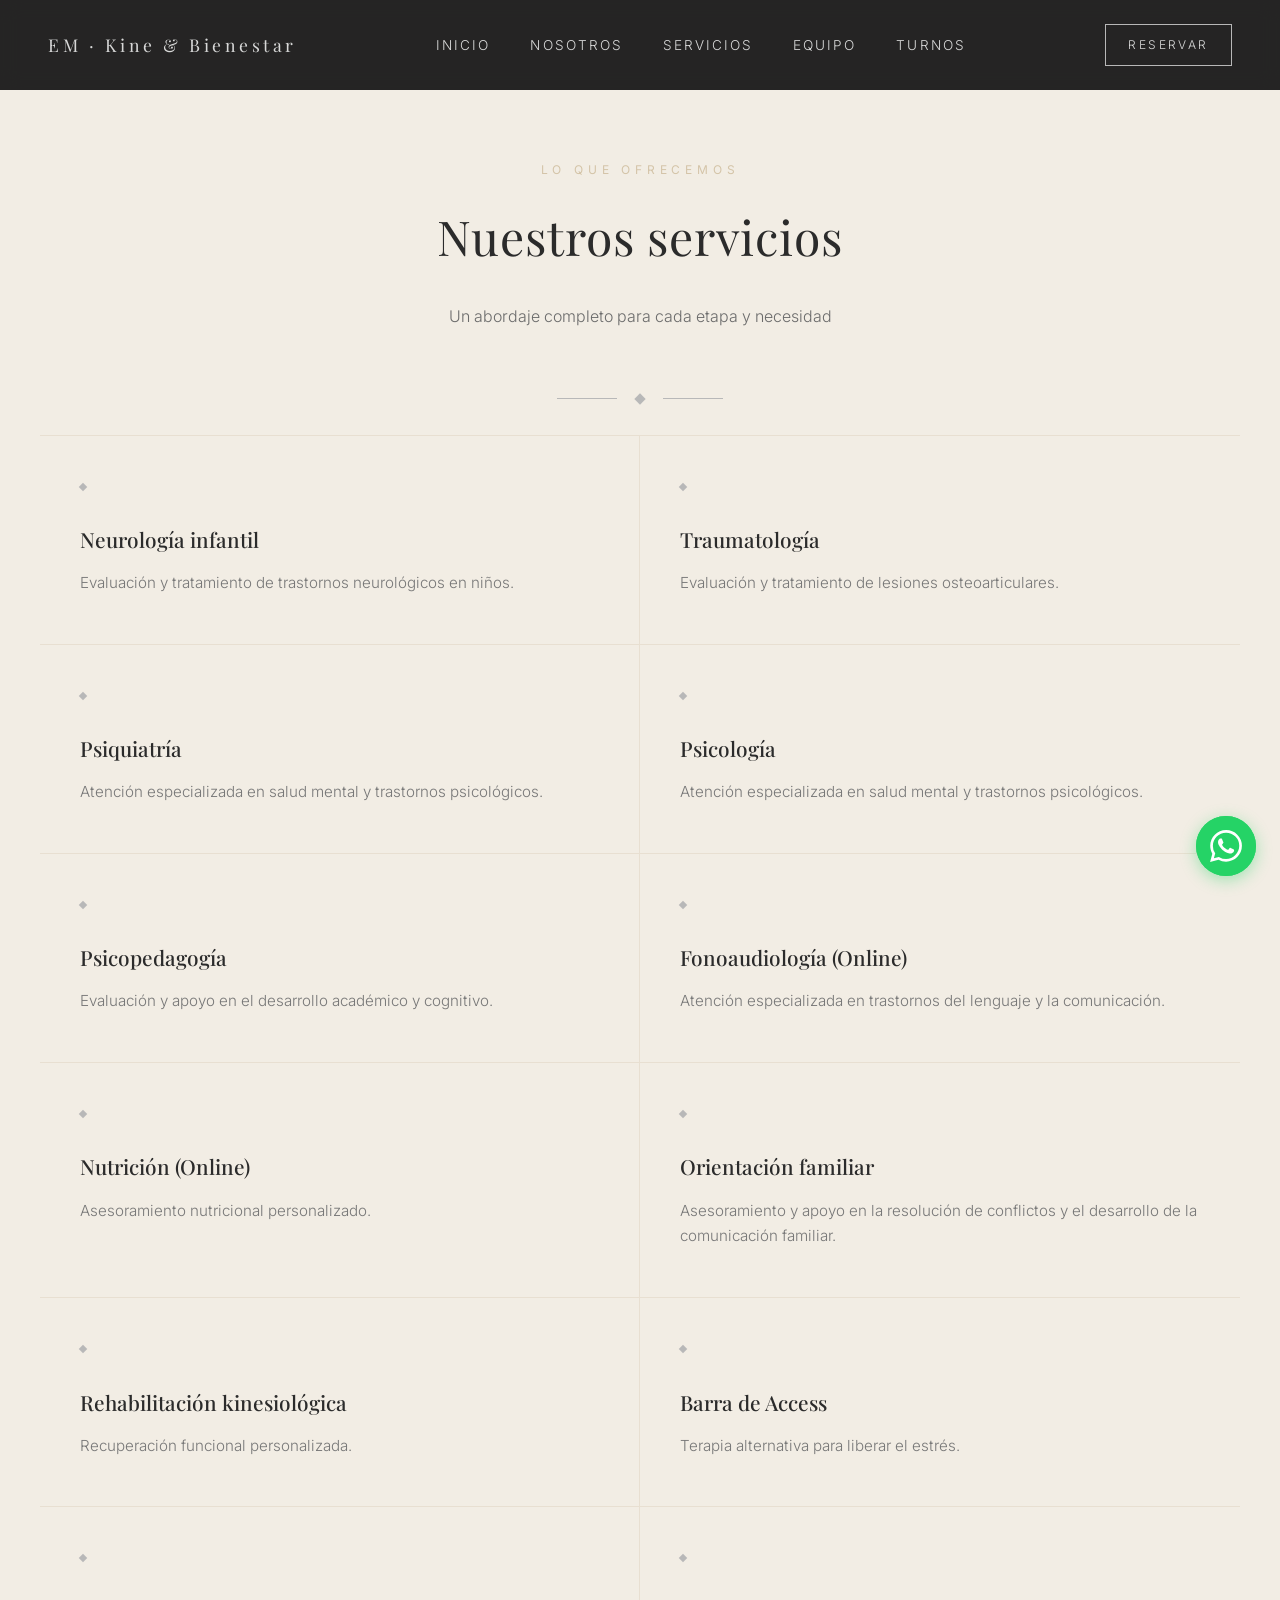
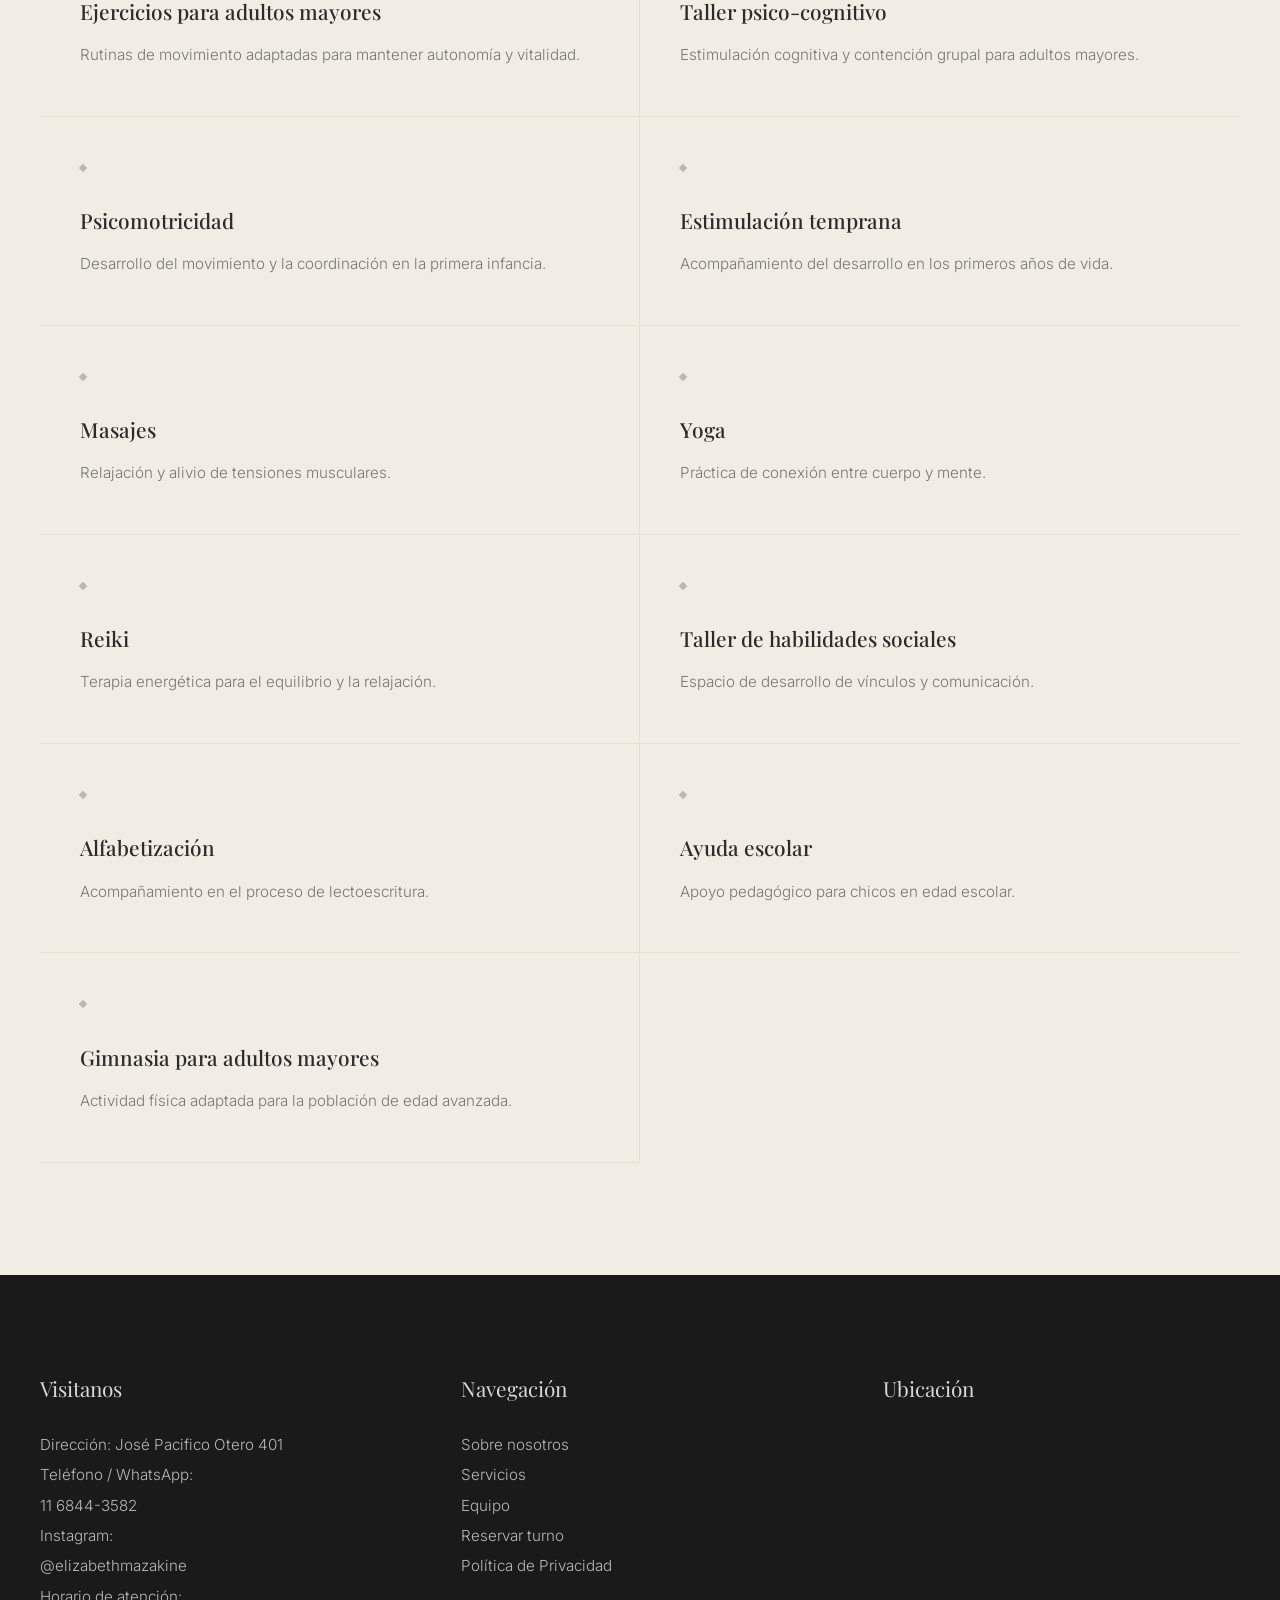
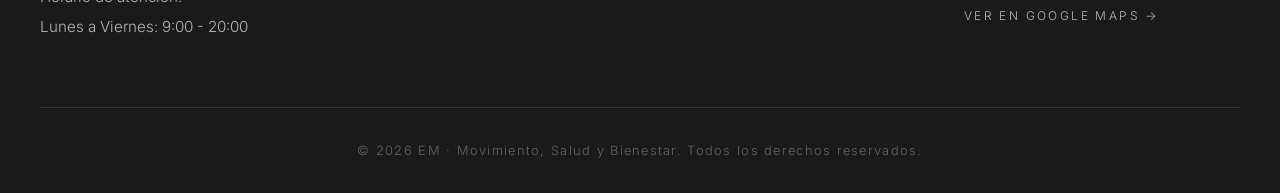
<file: servicios.html>
<!doctype html>
<html lang="es">
  <head>
    <meta charset="UTF-8" />
    <meta name="viewport" content="width=device-width, initial-scale=1.0" />
    <title>Servicios | EM Kine & Bienestar</title>
    <meta
      name="description"
      content="Conocé nuestros servicios: kinesiología, rehabilitación, psicología, yoga, reiki y talleres para adultos mayores. Abordaje integral en Ituzaingó."
    />
    <link rel="canonical" href="https://emkine.com.ar/servicios.html" />
    <meta
      property="og:title"
      content="Nuestros Servicios | EM Kine & Bienestar"
    />
    <meta
      property="og:description"
      content="Kinesiología, rehabilitación, yoga y bienestar emocional. Conocé todo lo que ofrecemos."
    />
    <meta property="og:image" content="https://emkine.com.ar/assets/logo.png" />
    <meta property="og:url" content="https://emkine.com.ar/servicios.html" />
    <meta property="og:type" content="website" />

    <link rel="icon" type="image/png" href="./assets/logo.png" />
    <link rel="preconnect" href="https://fonts.googleapis.com" />
    <link rel="preconnect" href="https://fonts.gstatic.com" crossorigin />
    <link
      href="https://fonts.googleapis.com/css2?family=Playfair+Display:ital,wght@0,400;0,500;0,600;0,700;1,400;1,500&family=Inter:wght@200;300;400;500&display=swap"
      rel="stylesheet"
    />

    <script
      async
      src="https://www.googletagmanager.com/gtag/js?id=G-DNB9H5F56E"
    ></script>
    <script>
      window.dataLayer = window.dataLayer || [];
      function gtag() {
        dataLayer.push(arguments);
      }
      gtag("js", new Date());
      gtag("config", "G-DNB9H5F56E");
    </script>
    <!-- ============ SCHEMA.ORG DATOS ESTRUCTURADOS ============ -->
    <script type="application/ld+json">
      {
        "@context": "https://schema.org",
        "@type": "MedicalBusiness",
        "name": "EM · Kine & Bienestar",
        "alternateName": "EM Movimiento, Salud y Bienestar",
        "description": "Espacio integral de kinesiología, rehabilitación, psicología, yoga y bienestar para niños, adultos y adultos mayores en Ituzaingó.",
        "url": "https://emkine.com.ar",
        "logo": "https://emkine.com.ar/assets/logo.png",
        "image": "https://emkine.com.ar/assets/logo.png",
        "telephone": "+5491168443582",
        "email": "em.equilibrioymente@gmail.com",
        "address": {
          "@type": "PostalAddress",
          "streetAddress": "José Pacifico Otero 401",
          "addressLocality": "Ituzaingó",
          "addressRegion": "Buenos Aires",
          "postalCode": "B1714",
          "addressCountry": "AR"
        },
        "geo": {
          "@type": "GeoCoordinates",
          "latitude": -34.6583,
          "longitude": -58.6717
        },
        "openingHoursSpecification": {
          "@type": "OpeningHoursSpecification",
          "dayOfWeek": ["Monday", "Tuesday", "Wednesday", "Thursday", "Friday"],
          "opens": "09:00",
          "closes": "20:00"
        },
        "sameAs": ["https://www.instagram.com/elizabethmazakine/"],
        "medicalSpecialty": ["Physiotherapy", "Psychology", "Psychiatry"],
        "availableService": [
          {
            "@type": "MedicalTherapy",
            "name": "Kinesiología y Rehabilitación"
          },
          {
            "@type": "MedicalTherapy",
            "name": "Psicología"
          },
          {
            "@type": "MedicalTherapy",
            "name": "Psiquiatría"
          },
          {
            "@type": "MedicalTherapy",
            "name": "Psicopedagogía"
          },
          {
            "@type": "MedicalTherapy",
            "name": "Neurología Infantil"
          },
          {
            "@type": "MedicalTherapy",
            "name": "Yoga"
          },
          {
            "@type": "MedicalTherapy",
            "name": "Reiki"
          },
          {
            "@type": "MedicalTherapy",
            "name": "Masajes"
          }
        ],
        "priceRange": "$$"
      }
    </script>
    <!-- Schema específico para servicios -->
    <script type="application/ld+json">
      {
        "@context": "https://schema.org",
        "@type": "ItemList",
        "name": "Servicios de EM Kine & Bienestar",
        "itemListElement": [
          {
            "@type": "ListItem",
            "position": 1,
            "item": {
              "@type": "MedicalTherapy",
              "name": "Neurología Infantil",
              "description": "Evaluación y tratamiento de trastornos neurológicos en niños."
            }
          },
          {
            "@type": "ListItem",
            "position": 2,
            "item": {
              "@type": "MedicalTherapy",
              "name": "Traumatología",
              "description": "Evaluación y tratamiento de lesiones osteoarticulares."
            }
          },
          {
            "@type": "ListItem",
            "position": 3,
            "item": {
              "@type": "MedicalTherapy",
              "name": "Psicología",
              "description": "Atención especializada en salud mental."
            }
          },
          {
            "@type": "ListItem",
            "position": 4,
            "item": {
              "@type": "MedicalTherapy",
              "name": "Psiquiatría",
              "description": "Atención especializada en salud mental y trastornos psicológicos."
            }
          },
          {
            "@type": "ListItem",
            "position": 5,
            "item": {
              "@type": "MedicalTherapy",
              "name": "Psicopedagogía",
              "description": "Evaluación y apoyo en el desarrollo académico y cognitivo."
            }
          },
          {
            "@type": "ListItem",
            "position": 6,
            "item": {
              "@type": "MedicalTherapy",
              "name": "Fonoaudiología (Online)",
              "description": "Atención especializada en trastornos del lenguaje y la comunicación."
            }
          },
          {
            "@type": "ListItem",
            "position": 7,
            "item": {
              "@type": "MedicalTherapy",
              "name": "Nutrición (Online)",
              "description": "Asesoramiento nutricional personalizado."
            }
          },
          {
            "@type": "ListItem",
            "position": 8,
            "item": {
              "@type": "MedicalTherapy",
              "name": "Orientación familiar",
              "description": "Asesoramiento y apoyo en la resolución de conflictos familiares."
            }
          }
        ]
      }
    </script>
    <link rel="stylesheet" href="styles.css" />
  </head>
  <body>
    <!-- ============ NAV ============ -->
    <nav>
      <a href="index.html" class="logo-text">EM · Kine & Bienestar</a>
      <div class="menu-toggle" id="mobile-menu">
        <span></span><span></span><span></span>
      </div>
      <ul id="nav-list">
        <li><a href="index.html">Inicio</a></li>
        <li><a href="nosotros.html">Nosotros</a></li>
        <li><a href="servicios.html">Servicios</a></li>
        <li><a href="equipo.html">Equipo</a></li>
        <li><a href="turnos.html">Turnos</a></li>
      </ul>
      <a
        href="https://wa.me/5491168443582?text=Hola!%20Quiero%20reservar%20un%20turno%20en%20EM%20·%20Movimiento,%20Salud%20y%20Bienestar"
        class="nav-cta"
        target="_blank"
        >Reservar</a
      >
    </nav>

    <!-- ============ SERVICES ============ -->
    <section class="services" style="padding-top: 10rem">
      <div class="container">
        <div class="section-label reveal">Lo que ofrecemos</div>
        <h2 class="section-title reveal">Nuestros servicios</h2>
        <p class="section-subtitle reveal">
          Un abordaje completo para cada etapa y necesidad
        </p>
        <div class="diamond-sep reveal"><span></span></div>

        <div class="services-grid">
          <div class="service-item reveal">
            <span class="diamond"></span>
            <h3>Neurología infantil</h3>
            <p>Evaluación y tratamiento de trastornos neurológicos en niños.</p>
          </div>
          <div class="service-item reveal">
            <span class="diamond"></span>
            <h3>Traumatología</h3>
            <p>Evaluación y tratamiento de lesiones osteoarticulares.</p>
          </div>
          <div class="service-item reveal">
            <span class="diamond"></span>
            <h3>Psiquiatría</h3>
            <p>
              Atención especializada en salud mental y trastornos psicológicos.
            </p>
          </div>
          <div class="service-item reveal">
            <span class="diamond"></span>
            <h3>Psicología</h3>
            <p>
              Atención especializada en salud mental y trastornos psicológicos.
            </p>
          </div>
          <div class="service-item reveal">
            <span class="diamond"></span>
            <h3>Psicopedagogía</h3>
            <p>Evaluación y apoyo en el desarrollo académico y cognitivo.</p>
          </div>
          <div class="service-item reveal">
            <span class="diamond"></span>
            <h3>Fonoaudiología (Online)</h3>
            <p>
              Atención especializada en trastornos del lenguaje y la
              comunicación.
            </p>
          </div>
          <div class="service-item reveal">
            <span class="diamond"></span>
            <h3>Nutrición (Online)</h3>
            <p>Asesoramiento nutricional personalizado.</p>
          </div>
          <div class="service-item reveal">
            <span class="diamond"></span>
            <h3>Orientación familiar</h3>
            <p>
              Asesoramiento y apoyo en la resolución de conflictos y el
              desarrollo de la comunicación familiar.
            </p>
          </div>
          <div class="service-item reveal">
            <span class="diamond"></span>
            <h3>Rehabilitación kinesiológica</h3>
            <p>Recuperación funcional personalizada.</p>
          </div>
          <div class="service-item reveal">
            <span class="diamond"></span>
            <h3>Barra de Access</h3>
            <p>Terapia alternativa para liberar el estrés.</p>
          </div>
          <div class="service-item reveal">
            <span class="diamond"></span>
            <h3>Ejercicios para adultos mayores</h3>
            <p>
              Rutinas de movimiento adaptadas para mantener autonomía y
              vitalidad.
            </p>
          </div>
          <div class="service-item reveal">
            <span class="diamond"></span>
            <h3>Taller psico-cognitivo</h3>
            <p>
              Estimulación cognitiva y contención grupal para adultos mayores.
            </p>
          </div>
          <div class="service-item reveal">
            <span class="diamond"></span>
            <h3>Psicomotricidad</h3>
            <p>
              Desarrollo del movimiento y la coordinación en la primera
              infancia.
            </p>
          </div>
          <div class="service-item reveal">
            <span class="diamond"></span>
            <h3>Estimulación temprana</h3>
            <p>Acompañamiento del desarrollo en los primeros años de vida.</p>
          </div>
          <div class="service-item reveal">
            <span class="diamond"></span>
            <h3>Masajes</h3>
            <p>Relajación y alivio de tensiones musculares.</p>
          </div>
          <div class="service-item reveal">
            <span class="diamond"></span>
            <h3>Yoga</h3>
            <p>Práctica de conexión entre cuerpo y mente.</p>
          </div>
          <div class="service-item reveal">
            <span class="diamond"></span>
            <h3>Reiki</h3>
            <p>Terapia energética para el equilibrio y la relajación.</p>
          </div>
          <div class="service-item reveal">
            <span class="diamond"></span>
            <h3>Taller de habilidades sociales</h3>
            <p>Espacio de desarrollo de vínculos y comunicación.</p>
          </div>
          <div class="service-item reveal">
            <span class="diamond"></span>
            <h3>Alfabetización</h3>
            <p>Acompañamiento en el proceso de lectoescritura.</p>
          </div>
          <div class="service-item reveal">
            <span class="diamond"></span>
            <h3>Ayuda escolar</h3>
            <p>Apoyo pedagógico para chicos en edad escolar.</p>
          </div>
          <div class="service-item reveal">
            <span class="diamond"></span>
            <h3>Gimnasia para adultos mayores</h3>
            <p>Actividad física adaptada para la población de edad avanzada.</p>
          </div>
        </div>
      </div>
    </section>

    <!-- ============ FOOTER ============ -->
    <footer>
      <div class="footer-grid">
        <div class="footer-col">
          <h4>Visitanos</h4>
          <p>Dirección: José Pacifico Otero 401</p>
          <p>
            Teléfono / WhatsApp:<br /><a
              href="https://wa.me/5491168443582?text=Hola!%20Quiero%20reservar%20un%20turno%20en%20EM%20·%20Movimiento,%20Salud%20y%20Bienestar"
              target="_blank"
              >11 6844-3582</a
            >
          </p>
          <p>
            Instagram:<br /><a
              href="https://www.instagram.com/elizabethmazakine/"
              target="_blank"
              >@elizabethmazakine</a
            >
          </p>
          <p>Horario de atención:<br />Lunes a Viernes: 9:00 - 20:00</p>
        </div>
        <div class="footer-col">
          <h4>Navegación</h4>
          <a href="nosotros.html">Sobre nosotros</a>
          <a href="servicios.html">Servicios</a>
          <a href="equipo.html">Equipo</a>
          <a href="turnos.html">Reservar turno</a>
          <a href="privacidad.html">Política de Privacidad</a>
        </div>
        <div class="footer-col">
          <h4>Ubicación</h4>
          <iframe
            src="https://www.google.com/maps?q=José+Pacífico+Otero+401&output=embed"
            width="100%"
            height="220"
            style="
              border: 0;
              border-radius: 2px;
              filter: grayscale(100%) invert(92%) contrast(83%);
            "
            allowfullscreen=""
            loading="lazy"
            referrerpolicy="no-referrer-when-downgrade"
          ></iframe>
          <p style="margin-top: 1rem; text-align: center">
            <a
              href="https://maps.app.goo.gl/uQszjiDg7FtCoCvW8"
              target="_blank"
              style="
                font-size: 0.75rem;
                letter-spacing: 0.2em;
                text-transform: uppercase;
              "
              >Ver en Google Maps →</a
            >
          </p>
        </div>
      </div>
      <div class="footer-bottom">
        © 2026 EM · Movimiento, Salud y Bienestar. Todos los derechos
        reservados.
      </div>
    </footer>
    <!-- ============ BOTÓN FLOTANTE WHATSAPP ============ -->
    <a
      href="https://wa.me/5491168443582?text=Hola!%20Quiero%20reservar%20un%20turno%20en%20EM%20·%20Movimiento,%20Salud%20y%20Bienestar"
      class="whatsapp-float"
      target="_blank"
      aria-label="Chatear por WhatsApp"
    >
      <svg viewBox="0 0 24 24" fill="currentColor">
        <path
          d="M17.472 14.382c-.297-.149-1.758-.867-2.03-.967-.273-.099-.471-.148-.67.15-.197.297-.767.966-.94 1.164-.173.199-.347.223-.644.075-.297-.15-1.255-.463-2.39-1.475-.883-.788-1.48-1.761-1.653-2.059-.173-.297-.018-.458.13-.606.134-.133.298-.347.446-.52.149-.174.198-.298.298-.497.099-.198.05-.371-.025-.52-.075-.149-.669-1.612-.916-2.207-.242-.579-.487-.5-.669-.51-.173-.008-.371-.01-.57-.01-.198 0-.52.074-.792.372-.272.297-1.04 1.016-1.04 2.479 0 1.462 1.065 2.875 1.213 3.074.149.198 2.096 3.2 5.077 4.487.709.306 1.262.489 1.694.625.712.227 1.36.195 1.871.118.571-.085 1.758-.719 2.006-1.413.248-.694.248-1.289.173-1.413-.074-.124-.272-.198-.57-.347m-5.421 7.403h-.004a9.87 9.87 0 01-5.031-1.378l-.361-.214-3.741.982.998-3.648-.235-.374a9.86 9.86 0 01-1.51-5.26c.001-5.45 4.436-9.884 9.888-9.884 2.64 0 5.122 1.03 6.988 2.898a9.825 9.825 0 012.893 6.994c-.003 5.45-4.437 9.884-9.885 9.884m8.413-18.297A11.815 11.815 0 0012.05 0C5.495 0 .16 5.335.157 11.892c0 2.096.547 4.142 1.588 5.945L.057 24l6.305-1.654a11.882 11.882 0 005.683 1.448h.005c6.554 0 11.89-5.335 11.893-11.893a11.821 11.821 0 00-3.48-8.413Z"
        />
      </svg>
      <span class="whatsapp-tooltip">Chateá con nosotros</span>
    </a>

    <script src="script.js" defer></script>
  </body>
</html>
</file>
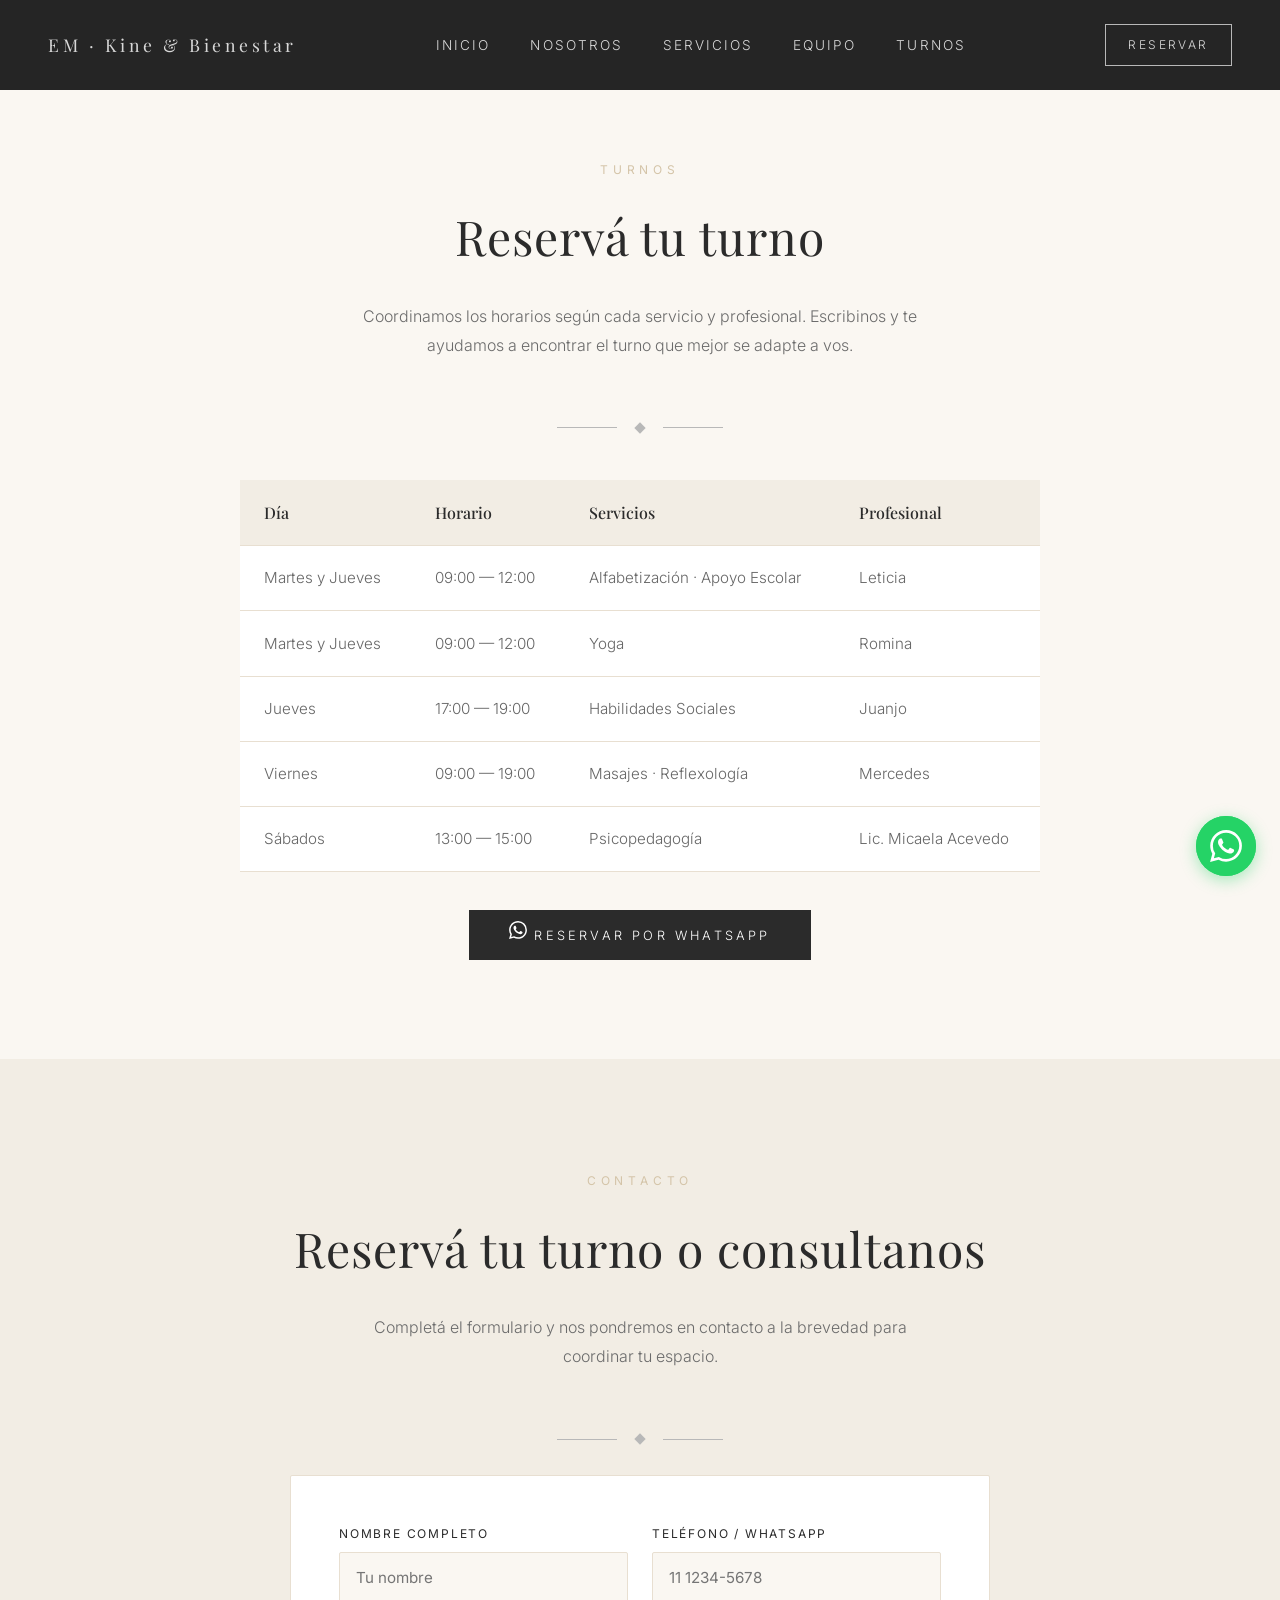
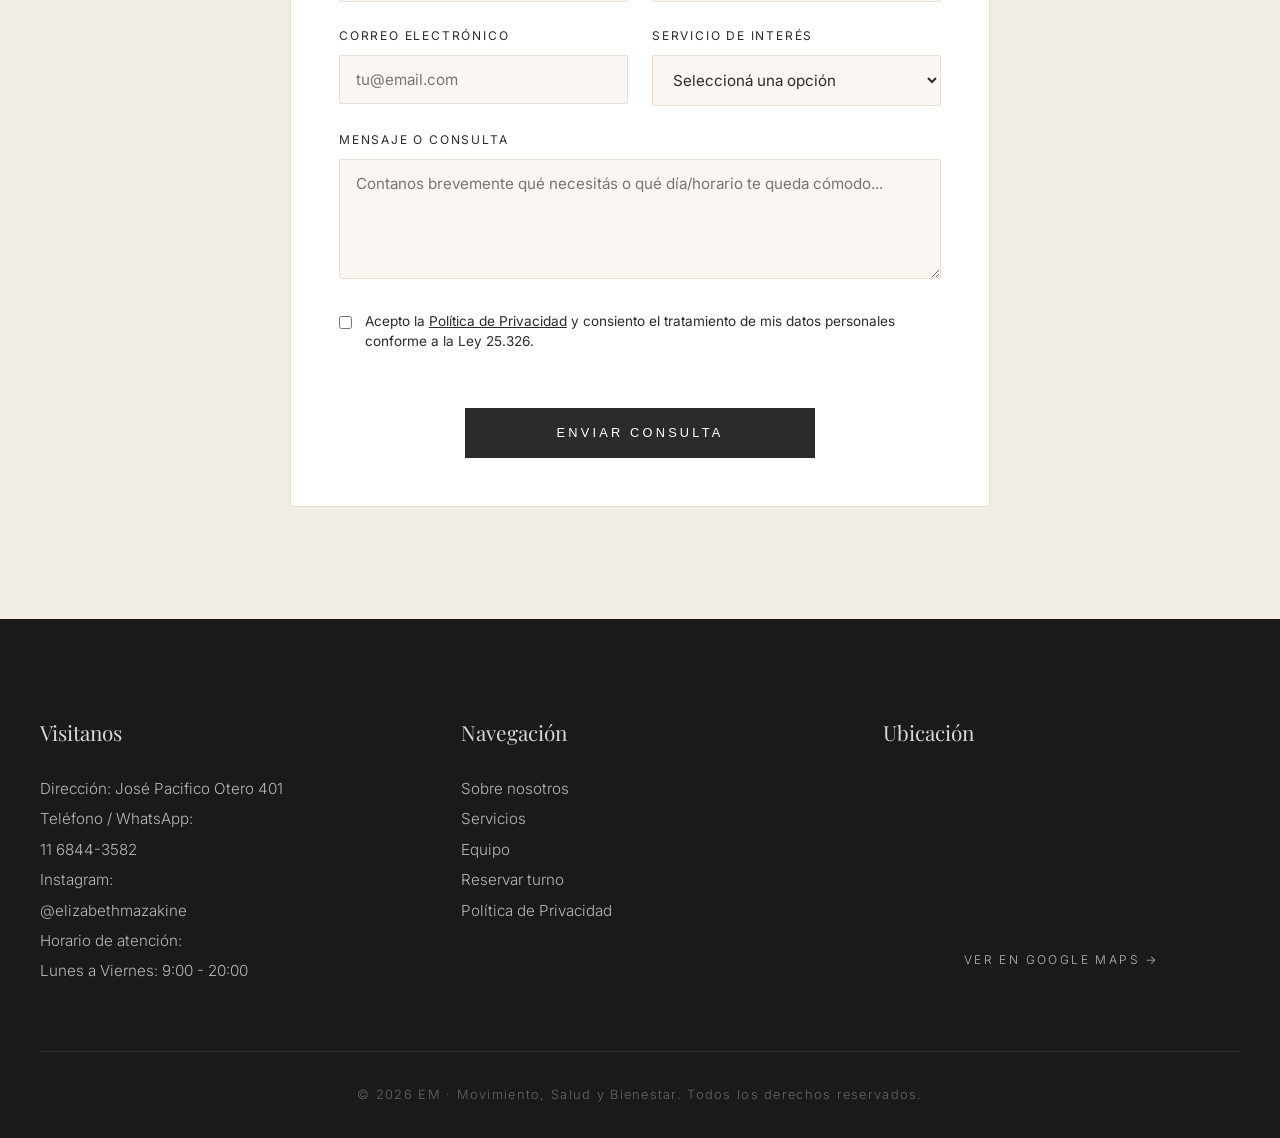
<file: turnos.html>
<!doctype html>
<html lang="es">
  <head>
    <meta charset="UTF-8" />
    <meta name="viewport" content="width=device-width, initial-scale=1.0" />
    <title>Reservar Turno y Horarios | EM Kine & Bienestar</title>
    <meta
      name="description"
      content="Consultá nuestros horarios y reservá tu turno de kinesiología, psicología o yoga. Atención personalizada en Ituzaingó. ¡Escribinos!"
    />
    <link rel="canonical" href="https://emkine.com.ar/turnos.html" />
    <meta
      property="og:title"
      content="Reservá tu turno | EM Kine & Bienestar"
    />
    <meta
      property="og:description"
      content="Coordinamos los horarios según cada servicio. Escribinos por WhatsApp y encontrá el turno ideal para vos."
    />
    <meta property="og:image" content="https://emkine.com.ar/assets/logo.png" />
    <meta property="og:url" content="https://emkine.com.ar/turnos.html" />
    <meta property="og:type" content="website" />

    <link rel="icon" type="image/png" href="./assets/logo.png" />
    <link rel="preconnect" href="https://fonts.googleapis.com" />
    <link rel="preconnect" href="https://fonts.gstatic.com" crossorigin />
    <link
      href="https://fonts.googleapis.com/css2?family=Playfair+Display:ital,wght@0,400;0,500;0,600;0,700;1,400;1,500&family=Inter:wght@200;300;400;500&display=swap"
      rel="stylesheet"
    />

    <script
      async
      src="https://www.googletagmanager.com/gtag/js?id=G-DNB9H5F56E"
    ></script>
    <script>
      window.dataLayer = window.dataLayer || [];
      function gtag() {
        dataLayer.push(arguments);
      }
      gtag("js", new Date());
      gtag("config", "G-DNB9H5F56E");
    </script>

    <!-- ============ SCHEMA.ORG DATOS ESTRUCTURADOS ============ -->
    <script type="application/ld+json">
      {
        "@context": "https://schema.org",
        "@type": "MedicalBusiness",
        "name": "EM · Kine & Bienestar",
        "alternateName": "EM Movimiento, Salud y Bienestar",
        "description": "Espacio integral de kinesiología, rehabilitación, psicología, yoga y bienestar para niños, adultos y adultos mayores en Ituzaingó.",
        "url": "https://emkine.com.ar",
        "logo": "https://emkine.com.ar/assets/logo.png",
        "image": "https://emkine.com.ar/assets/logo.png",
        "telephone": "+5491168443582",
        "email": "em.equilibrioymente@gmail.com",
        "address": {
          "@type": "PostalAddress",
          "streetAddress": "José Pacifico Otero 401",
          "addressLocality": "Ituzaingó",
          "addressRegion": "Buenos Aires",
          "postalCode": "B1714",
          "addressCountry": "AR"
        },
        "geo": {
          "@type": "GeoCoordinates",
          "latitude": -34.6583,
          "longitude": -58.6717
        },
        "openingHoursSpecification": {
          "@type": "OpeningHoursSpecification",
          "dayOfWeek": ["Monday", "Tuesday", "Wednesday", "Thursday", "Friday"],
          "opens": "09:00",
          "closes": "20:00"
        },
        "sameAs": ["https://www.instagram.com/elizabethmazakine/"],
        "medicalSpecialty": ["Physiotherapy", "Psychology", "Psychiatry"],
        "availableService": [
          {
            "@type": "MedicalTherapy",
            "name": "Kinesiología y Rehabilitación"
          },
          {
            "@type": "MedicalTherapy",
            "name": "Psicología"
          },
          {
            "@type": "MedicalTherapy",
            "name": "Psiquiatría"
          },
          {
            "@type": "MedicalTherapy",
            "name": "Psicopedagogía"
          },
          {
            "@type": "MedicalTherapy",
            "name": "Neurología Infantil"
          },
          {
            "@type": "MedicalTherapy",
            "name": "Yoga"
          },
          {
            "@type": "MedicalTherapy",
            "name": "Reiki"
          },
          {
            "@type": "MedicalTherapy",
            "name": "Masajes"
          }
        ],
        "priceRange": "$$"
      }
    </script>
    <link rel="stylesheet" href="styles.css" />
  </head>
  <body>
    <!-- ============ NAV ============ -->
    <nav>
      <a href="index.html" class="logo-text">EM · Kine & Bienestar</a>
      <div class="menu-toggle" id="mobile-menu">
        <span></span><span></span><span></span>
      </div>
      <ul id="nav-list">
        <li><a href="index.html">Inicio</a></li>
        <li><a href="nosotros.html">Nosotros</a></li>
        <li><a href="servicios.html">Servicios</a></li>
        <li><a href="equipo.html">Equipo</a></li>
        <li><a href="turnos.html">Turnos</a></li>
      </ul>
      <a
        href="https://wa.me/5491168443582?text=Hola!%20Quiero%20reservar%20un%20turno%20en%20EM%20·%20Movimiento,%20Salud%20y%20Bienestar"
        class="nav-cta"
        target="_blank"
        >Reservar</a
      >
    </nav>

    <!-- ============ SCHEDULE ============ -->
    <section class="schedule" style="padding-top: 10rem">
      <div class="schedule-wrapper">
        <div class="section-label reveal">Turnos</div>
        <h2 class="section-title reveal">Reservá tu turno</h2>
        <p class="section-subtitle reveal">
          Coordinamos los horarios según cada servicio y profesional. Escribinos
          y te ayudamos a encontrar el turno que mejor se adapte a vos.
        </p>
        <div class="diamond-sep reveal"><span></span></div>
        <div class="table-scroll-container">
          <table class="schedule-table reveal">
            <thead>
              <tr>
                <th>Día</th>
                <th>Horario</th>
                <th>Servicios</th>
                <th>Profesional</th>
              </tr>
            </thead>
            <tbody>
              <tr>
                <td>Martes y Jueves</td>
                <td>09:00 — 12:00</td>
                <td>Alfabetización · Apoyo Escolar</td>
                <td>Leticia</td>
              </tr>
              <tr>
                <td>Martes y Jueves</td>
                <td>09:00 — 12:00</td>
                <td>Yoga</td>
                <td>Romina</td>
              </tr>
              <tr>
                <td>Jueves</td>
                <td>17:00 — 19:00</td>
                <td>Habilidades Sociales</td>
                <td>Juanjo</td>
              </tr>
              <tr>
                <td>Viernes</td>
                <td>09:00 — 19:00</td>
                <td>Masajes · Reflexología</td>
                <td>Mercedes</td>
              </tr>
              <tr>
                <td>Sábados</td>
                <td>13:00 — 15:00</td>
                <td>Psicopedagogía</td>
                <td>Lic. Micaela Acevedo</td>
              </tr>
            </tbody>
          </table>
        </div>

        <a
          href="https://wa.me/5491168443582?text=Hola!%20Quiero%20reservar%20un%20turno%20en%20EM%20·%20Movimiento,%20Salud%20y%20Bienestar"
          class="whatsapp-btn reveal"
          target="_blank"
        >
          <svg viewBox="0 0 24 24" fill="currentColor">
            <path
              d="M17.472 14.382c-.297-.149-1.758-.867-2.03-.967-.273-.099-.471-.148-.67.15-.197.297-.767.966-.94 1.164-.173.199-.347.223-.644.075-.297-.15-1.255-.463-2.39-1.475-.883-.788-1.48-1.761-1.653-2.059-.173-.297-.018-.458.13-.606.134-.133.298-.347.446-.52.149-.174.198-.298.298-.497.099-.198.05-.371-.025-.52-.075-.149-.669-1.612-.916-2.207-.242-.579-.487-.5-.669-.51-.173-.008-.371-.01-.57-.01-.198 0-.52.074-.792.372-.272.297-1.04 1.016-1.04 2.479 0 1.462 1.065 2.875 1.213 3.074.149.198 2.096 3.2 5.077 4.487.709.306 1.262.489 1.694.625.712.227 1.36.195 1.871.118.571-.085 1.758-.719 2.006-1.413.248-.694.248-1.289.173-1.413-.074-.124-.272-.198-.57-.347m-5.421 7.403h-.004a9.87 9.87 0 01-5.031-1.378l-.361-.214-3.741.982.998-3.648-.235-.374a9.86 9.86 0 01-1.51-5.26c.001-5.45 4.436-9.884 9.888-9.884 2.64 0 5.122 1.03 6.988 2.898a9.825 9.825 0 012.893 6.994c-.003 5.45-4.437 9.884-9.885 9.884m8.413-18.297A11.815 11.815 0 0012.05 0C5.495 0 .16 5.335.157 11.892c0 2.096.547 4.142 1.588 5.945L.057 24l6.305-1.654a11.882 11.882 0 005.683 1.448h.005c6.554 0 11.89-5.335 11.893-11.893a11.821 11.821 0 00-3.48-8.413Z"
            />
          </svg>
          Reservar por WhatsApp
        </a>
      </div>
    </section>

    <!-- ============ CONTACTO ============ -->
    <section class="contact">
      <div class="container">
        <div class="section-label reveal">Contacto</div>
        <h2 class="section-title reveal">Reservá tu turno o consultanos</h2>
        <p class="section-subtitle reveal">
          Completá el formulario y nos pondremos en contacto a la brevedad para
          coordinar tu espacio.
        </p>
        <div class="diamond-sep reveal"><span></span></div>

        <form
          class="contact-form reveal"
          name="contacto-em"
          method="POST"
          data-netlify="true"
          netlify-honeypot="bot-field"
          action="/success"
        >
          <p class="hidden">
            <label
              >No llenar esto si sos humano: <input name="bot-field"
            /></label>
          </p>
          <input type="hidden" name="form-name" value="contacto-em" />

          <div class="form-grid">
            <div class="form-group">
              <label for="nombre">Nombre completo</label>
              <input
                type="text"
                id="nombre"
                name="nombre"
                required
                placeholder="Tu nombre"
              />
            </div>
            <div class="form-group">
              <label for="telefono">Teléfono / WhatsApp</label>
              <input
                type="tel"
                id="telefono"
                name="telefono"
                required
                placeholder="11 1234-5678"
              />
            </div>
            <div class="form-group">
              <label for="email">Correo electrónico</label>
              <input
                type="email"
                id="email"
                name="email"
                required
                placeholder="tu@email.com"
              />
            </div>
            <div class="form-group">
              <label for="servicio">Servicio de interés</label>
              <select id="servicio" name="servicio" required>
                <option value="" disabled selected>
                  Seleccioná una opción
                </option>
                <option value="Kinesiología / Rehabilitación">
                  Kinesiología / Rehabilitación
                </option>
                <option value="Psicología / Psiquiatría">
                  Psicología / Psiquiatría
                </option>
                <option value="Psicopedagogía / Ayuda escolar">
                  Psicopedagogía / Ayuda escolar
                </option>
                <option value="Yoga / Reiki / Masajes">
                  Yoga / Reiki / Masajes
                </option>
                <option value="Adultos mayores">Adultos mayores</option>
                <option value="Otra consulta">Otra consulta</option>
              </select>
            </div>
          </div>

          <div class="form-group full-width">
            <label for="mensaje">Mensaje o consulta</label>
            <textarea
              id="mensaje"
              name="mensaje"
              rows="4"
              required
              placeholder="Contanos brevemente qué necesitás o qué día/horario te queda cómodo..."
            ></textarea>
          </div>
          <div
            class="form-group full-width"
            style="flex-direction: row; align-items: flex-start; gap: 0.8rem"
          >
            <input
              type="checkbox"
              id="privacidad"
              name="privacidad"
              required
              style="width: auto; margin-top: 0.3rem"
            />
            <label
              for="privacidad"
              style="
                font-size: 0.85rem;
                text-transform: none;
                letter-spacing: 0;
                line-height: 1.5;
              "
            >
              Acepto la
              <a
                href="privacidad.html"
                target="_blank"
                style="text-decoration: underline"
                >Política de Privacidad</a
              >
              y consiento el tratamiento de mis datos personales conforme a la
              Ley 25.326.
            </label>
          </div>
          <div class="form-submit">
            <button
              type="submit"
              class="whatsapp-btn"
              style="
                border: none;
                cursor: pointer;
                width: 100%;
                max-width: 350px;
              "
            >
              Enviar consulta
            </button>
          </div>
        </form>
      </div>
    </section>

    <!-- ============ FOOTER ============ -->
    <footer>
      <div class="footer-grid">
        <div class="footer-col">
          <h4>Visitanos</h4>
          <p>Dirección: José Pacifico Otero 401</p>
          <p>
            Teléfono / WhatsApp:<br /><a
              href="https://wa.me/5491168443582?text=Hola!%20Quiero%20reservar%20un%20turno%20en%20EM%20·%20Movimiento,%20Salud%20y%20Bienestar"
              target="_blank"
              >11 6844-3582</a
            >
          </p>
          <p>
            Instagram:<br /><a
              href="https://www.instagram.com/elizabethmazakine/"
              target="_blank"
              >@elizabethmazakine</a
            >
          </p>
          <p>Horario de atención:<br />Lunes a Viernes: 9:00 - 20:00</p>
        </div>
        <div class="footer-col">
          <h4>Navegación</h4>
          <a href="nosotros.html">Sobre nosotros</a>
          <a href="servicios.html">Servicios</a>
          <a href="equipo.html">Equipo</a>
          <a href="turnos.html">Reservar turno</a>
          <a href="privacidad.html">Política de Privacidad</a>
        </div>
        <div class="footer-col">
          <h4>Ubicación</h4>
          <iframe
            src="https://www.google.com/maps?q=José+Pacífico+Otero+401&output=embed"
            width="100%"
            height="220"
            style="
              border: 0;
              border-radius: 2px;
              filter: grayscale(100%) invert(92%) contrast(83%);
            "
            allowfullscreen=""
            loading="lazy"
            referrerpolicy="no-referrer-when-downgrade"
          ></iframe>
          <p style="margin-top: 1rem; text-align: center">
            <a
              href="https://maps.app.goo.gl/uQszjiDg7FtCoCvW8"
              target="_blank"
              style="
                font-size: 0.75rem;
                letter-spacing: 0.2em;
                text-transform: uppercase;
              "
              >Ver en Google Maps →</a
            >
          </p>
        </div>
      </div>
      <div class="footer-bottom">
        © 2026 EM · Movimiento, Salud y Bienestar. Todos los derechos
        reservados.
      </div>
    </footer>
    <!-- ============ BOTÓN FLOTANTE WHATSAPP ============ -->
    <a
      href="https://wa.me/5491168443582?text=Hola!%20Quiero%20reservar%20un%20turno%20en%20EM%20·%20Movimiento,%20Salud%20y%20Bienestar"
      class="whatsapp-float"
      target="_blank"
      aria-label="Chatear por WhatsApp"
    >
      <svg viewBox="0 0 24 24" fill="currentColor">
        <path
          d="M17.472 14.382c-.297-.149-1.758-.867-2.03-.967-.273-.099-.471-.148-.67.15-.197.297-.767.966-.94 1.164-.173.199-.347.223-.644.075-.297-.15-1.255-.463-2.39-1.475-.883-.788-1.48-1.761-1.653-2.059-.173-.297-.018-.458.13-.606.134-.133.298-.347.446-.52.149-.174.198-.298.298-.497.099-.198.05-.371-.025-.52-.075-.149-.669-1.612-.916-2.207-.242-.579-.487-.5-.669-.51-.173-.008-.371-.01-.57-.01-.198 0-.52.074-.792.372-.272.297-1.04 1.016-1.04 2.479 0 1.462 1.065 2.875 1.213 3.074.149.198 2.096 3.2 5.077 4.487.709.306 1.262.489 1.694.625.712.227 1.36.195 1.871.118.571-.085 1.758-.719 2.006-1.413.248-.694.248-1.289.173-1.413-.074-.124-.272-.198-.57-.347m-5.421 7.403h-.004a9.87 9.87 0 01-5.031-1.378l-.361-.214-3.741.982.998-3.648-.235-.374a9.86 9.86 0 01-1.51-5.26c.001-5.45 4.436-9.884 9.888-9.884 2.64 0 5.122 1.03 6.988 2.898a9.825 9.825 0 012.893 6.994c-.003 5.45-4.437 9.884-9.885 9.884m8.413-18.297A11.815 11.815 0 0012.05 0C5.495 0 .16 5.335.157 11.892c0 2.096.547 4.142 1.588 5.945L.057 24l6.305-1.654a11.882 11.882 0 005.683 1.448h.005c6.554 0 11.89-5.335 11.893-11.893a11.821 11.821 0 00-3.48-8.413Z"
        />
      </svg>
      <span class="whatsapp-tooltip">Chateá con nosotros</span>
    </a>

    <script src="script.js" defer></script>
  </body>
</html>
</file>
<file: styles.css>
/* ============ RESET & BASE ============ */
*,
*::before,
*::after {
  box-sizing: border-box;
  margin: 0;
  padding: 0;
}
html {
  scroll-behavior: smooth;
}
body {
  font-family: "Inter", sans-serif;
  font-weight: 300;
  color: #2b2b2b;
  background: #faf7f2;
  line-height: 1.7;
  overflow-x: hidden;
}
img {
  max-width: 100%;
  display: block;
}
a {
  text-decoration: none;
  color: inherit;
}

/* ============ PALETTE ============ */
:root {
  --cream: #faf7f2;
  --bone: #f2ede4;
  --beige: #e8dfd1;
  --sand: #d4c4a8;
  --dark: #1a1a1a;
  --charcoal: #2b2b2b;
  --silver: #b8b8b8;
  --silver-bright: #d8d8d8;
}

/* ============ TYPOGRAPHY ============ */
.serif {
  font-family: "Playfair Display", serif;
  font-weight: 400;
  letter-spacing: 0.01em;
}
.sans {
  font-family: "Inter", sans-serif;
  font-weight: 300;
}

/* ============ DIAMOND SEPARATOR ============ */
.diamond-sep {
  display: flex;
  align-items: center;
  justify-content: center;
  gap: 1.2rem;
  margin: 2rem 0;
}
.diamond-sep::before,
.diamond-sep::after {
  content: "";
  width: 60px;
  height: 1px;
  background: var(--silver);
}
.diamond-sep span {
  width: 8px;
  height: 8px;
  background: var(--silver);
  transform: rotate(45deg);
  display: inline-block;
}

/* ============ NAV ============ */
nav {
  position: fixed;
  top: 0;
  left: 0;
  right: 0;
  z-index: 100;
  padding: 1.5rem 3rem;
  display: flex;
  justify-content: space-between;
  align-items: center;
  background: rgba(26, 26, 26, 0.95);
  backdrop-filter: blur(10px);
  transition: all 0.4s ease;
}
nav .logo-text {
  font-family: "Playfair Display", serif;
  color: var(--silver-bright);
  font-size: 1.1rem;
  letter-spacing: 0.2em;
}
nav ul {
  display: flex;
  gap: 2.5rem;
  list-style: none;
}
nav ul a {
  color: var(--silver-bright);
  font-size: 0.85rem;
  letter-spacing: 0.15em;
  text-transform: uppercase;
  font-weight: 300;
  transition: color 0.3s;
}
nav ul a:hover {
  color: #fff;
}
nav .nav-cta {
  border: 1px solid var(--silver);
  padding: 0.6rem 1.4rem;
  font-size: 0.75rem;
  letter-spacing: 0.2em;
  text-transform: uppercase;
  color: var(--silver-bright);
  transition: all 0.3s;
}
nav .nav-cta:hover {
  background: var(--silver-bright);
  color: var(--dark);
}

/* ============ HERO ============ */
.hero {
  min-height: 100vh;
  background: #1a1a1a;
  display: flex;
  flex-direction: column;
  align-items: center;
  justify-content: center;
  text-align: center;
  padding: 6rem 2rem 4rem;
  position: relative;
  overflow: hidden;
}
.hero::before {
  content: "";
  position: absolute;
  inset: 0;
  background: radial-gradient(
    ellipse at center,
    rgba(180, 180, 180, 0.08) 0%,
    transparent 70%
  );
}
.hero-logo {
  width: 220px;
  margin-bottom: 2rem;
  filter: drop-shadow(0 0 30px rgba(200, 200, 200, 0.15));
  animation: fadeIn 1.5s ease;
}
.hero h1 {
  font-family: "Playfair Display", serif;
  color: var(--silver-bright);
  font-size: clamp(2rem, 5vw, 3.5rem);
  font-weight: 400;
  letter-spacing: 0.08em;
  margin-bottom: 0.5rem;
  animation: fadeUp 1.5s ease 0.3s both;
}
.hero .tagline {
  font-family: "Inter", sans-serif;
  color: var(--silver);
  font-size: 0.9rem;
  letter-spacing: 0.4em;
  text-transform: uppercase;
  font-weight: 300;
  margin-bottom: 2rem;
  animation: fadeUp 1.5s ease 0.6s both;
}
.hero .subtitle {
  color: var(--silver);
  font-size: 1rem;
  max-width: 500px;
  margin: 0 auto 2.5rem;
  font-weight: 300;
  line-height: 1.8;
  animation: fadeUp 1.5s ease 0.9s both;
}
.hero .cta-btn {
  display: inline-block;
  border: 1px solid var(--silver-bright);
  color: var(--silver-bright);
  padding: 1rem 2.5rem;
  font-size: 0.8rem;
  letter-spacing: 0.3em;
  text-transform: uppercase;
  font-weight: 300;
  transition: all 0.4s ease;
  animation: fadeUp 1.5s ease 1.2s both;
}
.hero .cta-btn:hover {
  background: var(--silver-bright);
  color: var(--dark);
}
.hero-scroll {
  position: absolute;
  bottom: 2rem;
  color: var(--silver);
  font-size: 0.7rem;
  letter-spacing: 0.3em;
  text-transform: uppercase;
  animation: bounce 2s infinite;
}

@keyframes fadeIn {
  from {
    opacity: 0;
  }
  to {
    opacity: 1;
  }
}
@keyframes fadeUp {
  from {
    opacity: 0;
    transform: translateY(30px);
  }
  to {
    opacity: 1;
    transform: translateY(0);
  }
}
@keyframes bounce {
  0%,
  100% {
    transform: translateY(0);
  }
  50% {
    transform: translateY(10px);
  }
}

/* ============ SECTIONS GENERAL ============ */
section {
  padding: 7rem 2rem;
}
.container {
  max-width: 1200px;
  margin: 0 auto;
}
.section-label {
  font-size: 0.75rem;
  letter-spacing: 0.4em;
  text-transform: uppercase;
  color: var(--sand);
  text-align: center;
  margin-bottom: 1rem;
  font-weight: 400;
}
.section-title {
  font-family: "Playfair Display", serif;
  font-size: clamp(2rem, 4vw, 3rem);
  font-weight: 400;
  text-align: center;
  color: var(--charcoal);
  margin-bottom: 1.5rem;
  letter-spacing: 0.02em;
}
.section-subtitle {
  text-align: center;
  max-width: 600px;
  margin: 0 auto 4rem;
  color: #6b6b6b;
  font-size: 1rem;
  line-height: 1.8;
}

/* ============ ABOUT ============ */
.about {
  background: var(--cream);
}
.about-grid {
  display: grid;
  grid-template-columns: 1fr 1fr;
  gap: 5rem;
  align-items: center;
}
.about-img {
  aspect-ratio: 4/5;
  background: url("./assets/recepcion.jfif") center/cover;
  border-radius: 2px;
}
.about-text h2 {
  font-family: "Playfair Display", serif;
  font-size: 2.5rem;
  font-weight: 400;
  color: var(--charcoal);
  margin-bottom: 2rem;
  line-height: 1.2;
}
.about-text p {
  color: #555;
  margin-bottom: 1.5rem;
  font-size: 1.05rem;
  line-height: 1.9;
}
.about-text .signature {
  font-family: "Playfair Display", serif;
  font-style: italic;
  color: var(--sand);
  margin-top: 2rem;
  font-size: 1.1rem;
}

/* ============ SERVICES ============ */
.services {
  background: var(--bone);
}
.services-grid {
  display: grid;
  grid-template-columns: repeat(2, 1fr);
  gap: 0;
  border-top: 1px solid var(--beige);
}
.service-item {
  padding: 3rem 2.5rem;
  border-bottom: 1px solid var(--beige);
  border-right: 1px solid var(--beige);
  transition: all 0.4s ease;
  position: relative;
}
.service-item:nth-child(even) {
  border-right: none;
}
.service-item:hover {
  background: #fff;
}
.service-item .diamond {
  width: 6px;
  height: 6px;
  background: var(--silver);
  transform: rotate(45deg);
  margin-bottom: 1.5rem;
  display: inline-block;
}
.service-item h3 {
  font-family: "Playfair Display", serif;
  font-size: 1.3rem;
  font-weight: 500;
  color: var(--charcoal);
  margin-bottom: 0.8rem;
}
.service-item p {
  color: #777;
  font-size: 0.95rem;
  line-height: 1.7;
}

/* ============ TWO PILLARS ============ */
.pillars {
  background: var(--cream);
  padding: 0;
}
.pillar {
  display: grid;
  grid-template-columns: 1fr 1fr;
  min-height: 600px;
}
.pillar-img {
  background-size: cover;
  background-position: center;
  min-height: 500px;
}
.pillar-img.physical {
  background-image: url("./assets/gimnasio.jfif");
}
.pillar-img.wellness {
  background-image: url("./assets/pediatrico.jpeg");
}
.pillar-content {
  padding: 6rem 5rem;
  display: flex;
  flex-direction: column;
  justify-content: center;
}
.pillar:nth-child(2) .pillar-content {
  background: var(--bone);
}
.pillar:nth-child(1) .pillar-content {
  background: var(--cream);
}
.pillar-content .label {
  font-size: 0.75rem;
  letter-spacing: 0.4em;
  text-transform: uppercase;
  color: var(--sand);
  margin-bottom: 1.5rem;
}
.pillar-content h2 {
  font-family: "Playfair Display", serif;
  font-size: 2.8rem;
  font-weight: 400;
  color: var(--charcoal);
  margin-bottom: 2rem;
  line-height: 1.15;
}
.pillar-content p {
  color: #666;
  font-size: 1.05rem;
  line-height: 1.9;
  max-width: 450px;
}

/* ============ TEAM ============ */
.team {
  background: var(--bone);
}
.team-grid {
  display: grid;
  grid-template-columns: repeat(4, 1fr);
  gap: 3rem;
  margin-top: 3rem;
}
.team-member {
  text-align: center;
}
.team-photo {
  width: 200px;
  height: 200px;
  border-radius: 50%;
  margin: 0 auto 1.5rem;
  background: var(--beige);
  overflow: hidden;
  border: 3px solid #fff;
  box-shadow: 0 10px 30px rgba(0, 0, 0, 0.05);
  display: flex;
  align-items: center;
  justify-content: center;
  font-family: "Playfair Display", serif;
  font-size: 3rem;
  color: var(--sand);
}
.team-member h4 {
  font-family: "Playfair Display", serif;
  font-size: 1.2rem;
  font-weight: 500;
  color: var(--charcoal);
  margin-bottom: 0.4rem;
}
.team-member .role {
  font-size: 0.9rem;
  color: var(--sand);
  letter-spacing: 0.15em;
  text-transform: uppercase;
}

/* ============ SCHEDULE ============ */
.schedule {
  background: var(--cream);
}
.schedule-wrapper {
  max-width: 800px;
  margin: 0 auto;
  text-align: center;
}
.schedule-table {
  width: 100%;
  border-collapse: collapse;
  margin: 3rem 0;
  background: #fff;
}
.schedule-table th,
.schedule-table td {
  padding: 1.2rem 1.5rem;
  text-align: left;
  border-bottom: 1px solid var(--beige);
}
.schedule-table th {
  font-family: "Playfair Display", serif;
  font-weight: 500;
  color: var(--charcoal);
  font-size: 1rem;
  background: var(--bone);
}
.schedule-table td {
  color: #666;
  font-size: 0.95rem;
}
.whatsapp-btn {
  align-items: center;
  gap: 0.8rem;
  background: var(--charcoal);
  color: #fff;
  padding: 1.1rem 2.5rem;
  font-size: 0.8rem;
  letter-spacing: 0.25em;
  text-transform: uppercase;
  font-weight: 300;
  transition: all 0.3s;
  margin-top: 1rem;
}
.whatsapp-btn:hover {
  background: #000;
  transform: translateY(-2px);
}
.whatsapp-btn svg {
  width: 18px;
  height: 18px;
}

/* ============ TESTIMONIALS ============ */
.testimonials {
  background: var(--bone);
}
.testimonials-grid {
  display: grid;
  grid-template-columns: repeat(3, 1fr);
  gap: 2rem;
  margin-top: 3rem;
}
.testimonial {
  background: #fff;
  padding: 3rem 2.5rem;
  position: relative;
  border: 1px solid var(--beige);
}
.testimonial .quote-mark {
  font-family: "Playfair Display", serif;
  font-size: 4rem;
  color: var(--sand);
  line-height: 1;
  margin-bottom: 1rem;
}
.testimonial p {
  font-family: "Playfair Display", serif;
  font-style: italic;
  font-size: 1.05rem;
  color: #555;
  line-height: 1.8;
  margin-bottom: 2rem;
}
.testimonial .author {
  font-size: 0.8rem;
  letter-spacing: 0.2em;
  text-transform: uppercase;
  color: var(--sand);
  font-weight: 400;
}
/* ============ CONTACTO ============ */
.contact {
  background: var(--bone);
}

.contact-form {
  max-width: 700px;
  margin: 0 auto;
  background: #fff;
  padding: 3rem;
  border: 1px solid var(--beige);
  border-radius: 2px;
}

.form-grid {
  display: grid;
  grid-template-columns: 1fr 1fr;
  gap: 1.5rem;
  margin-bottom: 1.5rem;
}

.form-group {
  display: flex;
  flex-direction: column;
}

.form-group.full-width {
  grid-column: 1 / -1;
  margin-bottom: 2rem;
}

.contact-form label {
  font-size: 0.75rem;
  letter-spacing: 0.15em;
  text-transform: uppercase;
  color: var(--charcoal);
  margin-bottom: 0.5rem;
  font-weight: 400;
}

.contact-form input,
.contact-form select,
.contact-form textarea {
  width: 100%;
  padding: 0.9rem 1rem;
  font-family: "Inter", sans-serif;
  font-size: 0.95rem;
  color: var(--charcoal);
  background: var(--cream);
  border: 1px solid var(--beige);
  border-radius: 2px;
  transition: all 0.3s ease;
  outline: none;
}

.contact-form input:focus,
.contact-form select:focus,
.contact-form textarea:focus {
  border-color: var(--charcoal);
  background: #fff;
}

.contact-form textarea {
  resize: vertical;
  min-height: 120px;
}

.form-submit {
  text-align: center;
}

/* Ocultar campo honeypot (anti-spam) */
.hidden {
  display: none !important;
}

/* Responsive del formulario */
@media (max-width: 768px) {
  .contact-form {
    padding: 2rem 1.5rem;
  }

  .form-grid {
    grid-template-columns: 1fr; /* Una sola columna en móvil */
    gap: 1.2rem;
  }
}

/* ============ FOOTER ============ */
footer {
  background: var(--dark);
  color: var(--silver);
  padding: 6rem 2rem 2rem;
}
.footer-grid {
  max-width: 1200px;
  margin: 0 auto;
  display: grid;
  grid-template-columns: 1fr 1fr 1fr;
  gap: 4rem;
  margin-bottom: 4rem;
}
.footer-col h4 {
  font-family: "Playfair Display", serif;
  color: var(--silver-bright);
  font-size: 1.3rem;
  font-weight: 400;
  margin-bottom: 1.5rem;
}
.footer-col p,
.footer-col a {
  color: var(--silver);
  font-size: 0.95rem;
  line-height: 2;
  display: block;
  transition: color 0.3s;
}
.footer-col a:hover {
  color: #fff;
}
.footer-map {
  width: 100%;
  height: 200px;
  background: #2a2a2a;
  border: 1px solid #333;
  display: flex;
  align-items: center;
  justify-content: center;
  color: var(--silver);
  font-size: 0.85rem;
  letter-spacing: 0.2em;
  text-transform: uppercase;
}
.footer-bottom {
  max-width: 1200px;
  margin: 0 auto;
  padding-top: 2rem;
  border-top: 1px solid #333;
  text-align: center;
  font-size: 0.8rem;
  color: #666;
  letter-spacing: 0.1em;
}

/* ============ SCROLL ANIMATIONS ============ */
.reveal {
  opacity: 0;
  transform: translateY(40px);
  transition: all 1s cubic-bezier(0.25, 0.46, 0.45, 0.94);
}
.reveal.visible {
  opacity: 1;
  transform: translateY(0);
}
/* ============ MENÚ HAMBURGUESA (Móvil) ============ */
.menu-toggle {
  display: none;
  flex-direction: column;
  gap: 6px;
  cursor: pointer;
  z-index: 101;
  padding: 5px;
}
.menu-toggle span {
  width: 28px;
  height: 2px;
  background: var(--silver-bright);
  transition: all 0.3s ease;
  border-radius: 2px;
}

/* Animación de la X al abrir */
.menu-toggle.active span:nth-child(1) {
  transform: rotate(45deg) translate(5px, 6px);
}
.menu-toggle.active span:nth-child(2) {
  opacity: 0;
}
.menu-toggle.active span:nth-child(3) {
  transform: rotate(-45deg) translate(5px, -6px);
}

/* ============ RESPONSIVE ============ */
@media (max-width: 900px) {
  .menu-toggle {
    display: flex; /* Muestra el ícono hamburguesa en móvil */
  }

  nav ul {
    position: fixed;
    top: 0;
    right: -100%; /* Oculto a la derecha */
    width: 75%;
    max-width: 300px;
    height: 100vh;
    background: var(--dark);
    flex-direction: column;
    justify-content: center;
    align-items: center;
    gap: 2rem;
    transition: right 0.4s cubic-bezier(0.4, 0, 0.2, 1);
    z-index: 100;
    box-shadow: -5px 0 20px rgba(0, 0, 0, 0.3);
  }

  nav ul.active {
    right: 0; /* Se desliza hacia adentro */
  }

  nav ul a {
    font-size: 1.1rem;
    letter-spacing: 0.1em;
  }

  .about-grid,
  .pillar,
  .team-grid,
  .testimonials-grid,
  .footer-grid {
    grid-template-columns: 1fr;
  }
  .services-grid {
    grid-template-columns: 1fr;
  }
  .service-item {
    border-right: none !important;
  }
  .pillar-content {
    padding: 4rem 2rem;
  }
  .pillar-img {
    min-height: 350px;
  }
  section {
    padding: 5rem 1.5rem;
  }
}
/* ============ CORRECCIÓN SCROLL HORIZONTAL Y BOTÓN ============ */

/* 1. Bloquear el desbordamiento a nivel raíz sin ser agresivos */
html,
body {
  overflow-x: hidden !important;
  width: 100% !important;
  max-width: 100vw !important;
  margin: 0 !important;
  padding: 0 !important;
}

/* 2. Red de seguridad SOLO para elementos multimedia (NO afecta a los divs de fotos) */
img,
video,
iframe,
.hero-logo {
  max-width: 100% !important;
  height: auto !important;
}

/* 3. Ajustes específicos para móviles */
@media (max-width: 768px) {
  /* A. EL CONTENEDOR DE LA TABLA: Este sí permite scroll */
  .table-scroll-container {
    overflow-x: auto !important;
    -webkit-overflow-scrolling: touch;
    width: 100% !important;
    margin: 2rem 0;
    -webkit-mask-image: linear-gradient(
      to right,
      transparent,
      black 5%,
      black 95%,
      transparent
    );
    mask-image: linear-gradient(
      to right,
      transparent,
      black 5%,
      black 95%,
      transparent
    );
  }

  /* B. LA TABLA: Forzamos un ancho mínimo */
  .schedule-table {
    min-width: 650px !important;
    width: 100% !important;
    margin: 0 !important;
    display: table !important;
  }

  /* C. BOTÓN DE WHATSAPP: Centrado perfecto */
  .whatsapp-btn {
    display: flex !important;
    justify-content: center !important;
    align-items: center !important;
    width: 100% !important;
    max-width: 320px !important;
    margin: 2rem auto 0 !important;
    padding: 1rem 1.5rem !important;
    font-size: 0.75rem !important;
    letter-spacing: 0.15em !important;
    text-align: center !important;
  }

  .whatsapp-btn svg {
    flex-shrink: 0;
  }

  /* D. FOTOS DEL EQUIPO: Círculos perfectos en móvil */
  .team-photo {
    width: 150px !important; /* Un poco más chico para móvil */
    height: 150px !important; /* MISMO valor que el width para que sea círculo */
    border-radius: 50% !important;
    flex-shrink: 0 !important; /* Evita que se aplaste */
    margin: 0 auto 1rem !important;
  }

  /* E. NAV: Limpio y centrado */
  nav {
    width: 100% !important;
    left: 0 !important;
    right: 0 !important;
    justify-content: center !important;
    padding: 1rem !important;
  }

  nav .nav-cta {
    display: none !important;
  }

  /* F. HERO: Ajuste de padding */
  .hero {
    width: 100% !important;
    padding: 5rem 1.5rem 3rem !important;
  }
}
/* ============ POPUP AGENDA ============ */
.popup-overlay {
  position: fixed;
  inset: 0;
  background: rgba(26, 26, 26, 0.7);
  backdrop-filter: blur(6px);
  display: flex;
  align-items: center;
  justify-content: center;
  z-index: 9999;
  opacity: 0;
  visibility: hidden;
  transition: all 0.4s ease;
  padding: 1rem;
}

.popup-overlay.active {
  opacity: 1;
  visibility: visible;
}

.popup-content {
  background: var(--cream);
  max-width: 480px;
  width: 100%;
  border-radius: 4px;
  padding: 3rem 2.5rem;
  position: relative;
  text-align: center;
  transform: translateY(30px) scale(0.95);
  transition: all 0.4s cubic-bezier(0.34, 1.56, 0.64, 1);
  border: 1px solid var(--beige);
  box-shadow: 0 25px 60px rgba(0, 0, 0, 0.3);
}

.popup-overlay.active .popup-content {
  transform: translateY(0) scale(1);
}

.popup-close {
  position: absolute;
  top: 1rem;
  right: 1rem;
  background: none;
  border: none;
  font-size: 1.8rem;
  color: var(--silver);
  cursor: pointer;
  width: 36px;
  height: 36px;
  display: flex;
  align-items: center;
  justify-content: center;
  border-radius: 50%;
  transition: all 0.3s;
  line-height: 1;
}

.popup-close:hover {
  background: var(--beige);
  color: var(--charcoal);
}

.popup-badge {
  display: inline-block;
  background: var(--charcoal);
  color: var(--silver-bright);
  padding: 0.4rem 1.2rem;
  font-size: 0.7rem;
  letter-spacing: 0.25em;
  text-transform: uppercase;
  border-radius: 20px;
  margin-bottom: 1rem;
}

.popup-title {
  font-family: "Playfair Display", serif;
  font-size: 2rem;
  font-weight: 400;
  color: var(--charcoal);
  margin-bottom: 1.5rem;
  font-style: italic;
}

.popup-info {
  display: flex;
  flex-direction: column;
  gap: 0.8rem;
  margin-bottom: 2rem;
  padding-bottom: 2rem;
  border-bottom: 1px solid var(--beige);
}

.popup-date,
.popup-time {
  display: flex;
  align-items: center;
  justify-content: center;
  gap: 0.8rem;
  color: var(--charcoal);
  font-size: 1.05rem;
}

.popup-date svg,
.popup-time svg {
  width: 22px;
  height: 22px;
  color: var(--sand);
}

.popup-service {
  margin-bottom: 2rem;
}

.popup-service-title {
  font-family: "Playfair Display", serif;
  font-size: 1.8rem;
  font-weight: 500;
  color: var(--charcoal);
  margin-bottom: 0.5rem;
}

.popup-professional {
  font-size: 1rem;
  color: var(--sand);
  letter-spacing: 0.1em;
  margin-bottom: 0.8rem;
  font-weight: 400;
}

.popup-description {
  font-size: 0.95rem;
  color: #666;
  font-style: italic;
  font-family: "Playfair Display", serif;
}

.popup-cta {
  display: inline-flex;
  align-items: center;
  justify-content: center;
  gap: 0.8rem;
  background: var(--charcoal);
  color: #fff;
  padding: 1rem 2.5rem;
  font-size: 0.8rem;
  letter-spacing: 0.25em;
  text-transform: uppercase;
  font-weight: 300;
  border-radius: 2px;
  transition: all 0.3s;
  width: 100%;
  max-width: 300px;
}

.popup-cta:hover {
  background: var(--dark);
  transform: translateY(-2px);
}

.popup-cta svg {
  width: 18px;
  height: 18px;
}

/* Responsive del popup */
@media (max-width: 480px) {
  .popup-content {
    padding: 2.5rem 1.5rem;
  }

  .popup-title {
    font-size: 1.6rem;
  }

  .popup-service-title {
    font-size: 1.5rem;
  }
}
@media (max-width: 900px) {
  nav {
    padding: 1.2rem 1.5rem !important;
    justify-content: space-between !important;
  }

  nav .logo-text {
    font-size: 1rem !important;
    letter-spacing: 0.15em !important;
  }

  .menu-toggle {
    padding: 8px !important;
    margin-left: 1rem !important;
  }
}
/* ============ BOTÓN FLOTANTE WHATSAPP ============ */
.whatsapp-float {
  position: fixed;
  bottom: 24px;
  right: 24px;
  width: 60px;
  height: 60px;
  background: #25d366;
  border-radius: 50%;
  display: flex;
  align-items: center;
  justify-content: center;
  box-shadow: 0 4px 16px rgba(37, 211, 102, 0.4);
  z-index: 9998;
  transition: all 0.3s ease;
  text-decoration: none;
}

.whatsapp-float svg {
  width: 32px;
  height: 32px;
  color: #fff;
  transition: transform 0.3s ease;
}

.whatsapp-float:hover {
  transform: scale(1.1);
  box-shadow: 0 6px 24px rgba(37, 211, 102, 0.6);
}

.whatsapp-float:hover svg {
  transform: scale(1.1);
}

/* Tooltip (solo desktop) */
.whatsapp-tooltip {
  position: absolute;
  right: 72px;
  background: var(--charcoal);
  color: #fff;
  padding: 0.5rem 1rem;
  border-radius: 4px;
  font-size: 0.8rem;
  letter-spacing: 0.05em;
  white-space: nowrap;
  opacity: 0;
  visibility: hidden;
  transition: all 0.3s ease;
  pointer-events: none;
  box-shadow: 0 2px 8px rgba(0, 0, 0, 0.15);
}

.whatsapp-tooltip::after {
  content: "";
  position: absolute;
  right: -6px;
  top: 50%;
  transform: translateY(-50%);
  border: 6px solid transparent;
  border-left-color: var(--charcoal);
}

.whatsapp-float:hover .whatsapp-tooltip {
  opacity: 1;
  visibility: visible;
  right: 76px;
}

/* Animación pulse sutil cada 3 segundos */
.whatsapp-float::before {
  content: "";
  position: absolute;
  inset: 0;
  border-radius: 50%;
  background: #25d366;
  z-index: -1;
  animation: pulse 3s infinite;
}

@keyframes pulse {
  0% {
    transform: scale(1);
    opacity: 0.6;
  }
  100% {
    transform: scale(1.5);
    opacity: 0;
  }
}

/* Responsive: más chico en móvil */
@media (max-width: 768px) {
  .whatsapp-float {
    width: 54px;
    height: 54px;
    bottom: 20px;
    right: 20px;
  }

  .whatsapp-float svg {
    width: 28px;
    height: 28px;
  }

  /* Ocultar tooltip en móvil (no tiene sentido sin hover) */
  .whatsapp-tooltip {
    display: none;
  }
}
/* Checkbox de privacidad en formulario */
.form-group input[type="checkbox"] {
  width: auto !important;
  margin-top: 0.3rem;
  accent-color: var(--charcoal);
}
</file>
